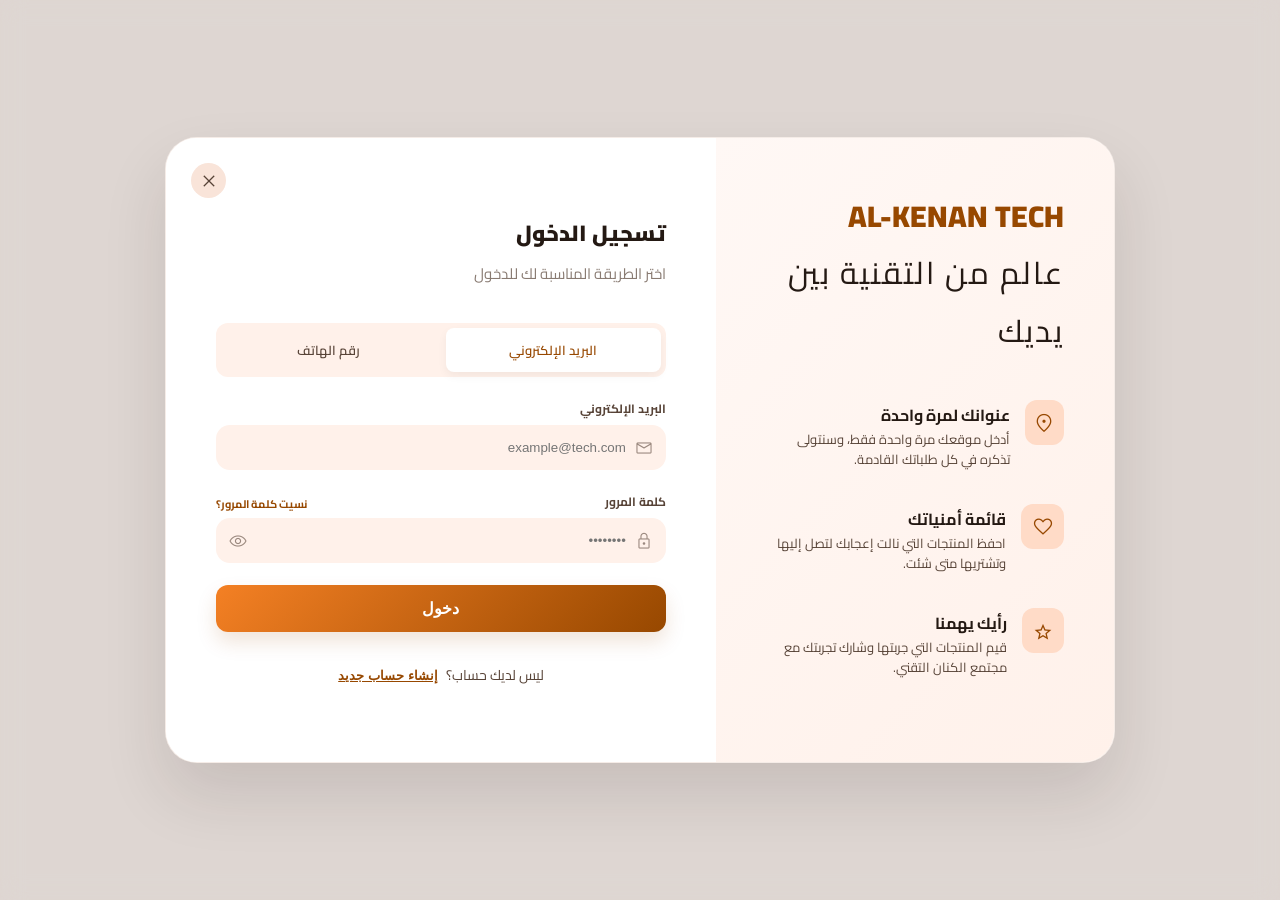
<file: src/login/index.html>
<!DOCTYPE html>
<html lang="ar" dir="rtl">

<head>
    <meta charset="UTF-8">
    <meta name="viewport" content="width=device-width, initial-scale=1.0">
    <title>تسجيل الدخول | الكنان تك</title>
    <link href="https://fonts.googleapis.com/css2?family=Cairo:wght@400;600;700;900&display=swap" rel="stylesheet">
    <link href="https://fonts.googleapis.com/css2?family=Material+Symbols+Outlined:wght@100..700" rel="stylesheet">
    <link rel="stylesheet" href="../login/auth_layout.css">
    <link rel="stylesheet" href="../login/auth_global.css">
    <link rel="stylesheet" href="../login/auth_feature.css">
    <link rel="stylesheet" href="../login/auth_bottons.css">
    <link rel="stylesheet" href="../login/auth-elements.css">
    <link rel="stylesheet" href="../login/auth_inputs.css">
</head>

<body>
    <div class="overlay">
        <div class="auth-modal animate-in">
            <a href="../main/index.html" class="close-btn"><span class="material-symbols-outlined">close</span></a>

            <div class="features-section" id="featuresPane">
                <div class="brand">
                    <h2>AL-KENAN TECH</h2>
                    <span>عالم من التقنية بين يديك</span>
                </div>
                <div class="features-list">
                    <div class="feature-item">
                        <div class="icon-box">
                            <span class="material-symbols-outlined">location_on</span>
                        </div>
                        <div>
                            <h4>عنوانك لمرة واحدة</h4>
                            <p>أدخل موقعك مرة واحدة فقط، وسنتولى تذكره في كل طلباتك القادمة.</p>
                        </div>
                    </div>

                    <div class="feature-item">
                        <div class="icon-box">
                            <span class="material-symbols-outlined">favorite</span>
                        </div>
                        <div>
                            <h4>قائمة أمنياتك</h4>
                            <p>احفظ المنتجات التي نالت إعجابك لتصل إليها وتشتريها متى شئت.</p>
                        </div>
                    </div>

                    <div class="feature-item">
                        <div class="icon-box">
                            <span class="material-symbols-outlined">star</span>
                        </div>
                        <div>
                            <h4>رأيك يهمنا</h4>
                            <p>قيم المنتجات التي جربتها وشارك تجربتك مع مجتمع الكنان التقني.</p>
                        </div>
                    </div>
                </div>
            </div>

            <div class="forms-section">

                <div id="loginForm">
                    <div class="form-header">
                        <h1>تسجيل الدخول</h1>
                        <p>اختر الطريقة المناسبة لك للدخول</p>
                    </div>

                    <div class="login-options">
                        <button type="button" class="opt-btn active" onclick="switchLoginMethod('email')">البريد
                            الإلكتروني</button>
                        <button type="button" class="opt-btn" onclick="switchLoginMethod('phone')">رقم
                            الهاتف</button>
                    </div>

                    <form>
                        <div id="emailInputGroup" class="input-group" style="margin-bottom: 20px;">
                            <label>البريد الإلكتروني</label>
                            <div class="input-wrapper">
                                <span class="material-symbols-outlined prefix-icon">mail</span>
                                <input type="email" placeholder="example@tech.com" required>
                            </div>
                        </div>
                        <div id="phoneInputGroup" class="input-group hidden">
                            <div class="input-group">
                                <label>رقم الهاتف</label>
                                <div class="tel-input"
                                    style="position: relative; display: flex; align-items: center; gap: 8px;">
                                    <span class="code">+967</span>
                                    <div class="input-wrapper" style="flex: 1;">
                                        <span class="material-symbols-outlined prefix-icon">call</span>
                                        <input type="tel" placeholder="777000000" required maxlength="9" minlength="9">
                                    </div>
                                </div>
                            </div>
                        </div>
                        <div class="input-group">
                            <div class="label-row">
                                <label>كلمة المرور</label>
                                <a href="forgot_password.html" class="forgot-link">نسيت كلمة المرور؟</a>
                            </div>
                            <div class="input-wrapper">
                                <span class="material-symbols-outlined prefix-icon">lock</span>
                                <input type="password" class="password-field" placeholder="••••••••" required>

                                <span class="material-symbols-outlined password-toggle"
                                    onclick="togglePassword(this)">
                                    visibility
                                </span>
                            </div>
                        </div>
                        <button type="submit" class="main-btn">دخول</button>
                    </form>

                    <div class="switch-text">
                        <span>ليس لديك حساب؟</span>
                        <button onclick="toggleAuth()">إنشاء حساب جديد</button>
                    </div>
                </div>

                <div id="registerForm" class="hidden">
                    <div class="form-header">
                        <h1>عضوية جديدة</h1>
                        <p>انضم إلينا الآن في الكنان تك</p>
                    </div>
                    <form class="register-grid">
                        <div class="input-group full">
                            <label>الاسم الكامل</label>
                            <div class="input-wrapper">
                                <span class="material-symbols-outlined prefix-icon">person</span>
                                <input type="text" placeholder="ادخل اسمك هنا" required>
                            </div>
                        </div>
                        <div class="input-group">
                            <label>البريد الإلكتروني</label>
                            <div class="input-wrapper">
                                <span class="material-symbols-outlined prefix-icon">mail</span>
                                <input type="email" placeholder="example@tech.com" required>
                            </div>
                        </div>
                        <div class="input-group">
                            <label>رقم الهاتف</label>
                            <div class="tel-input"
                                style="position: relative; display: flex; align-items: center; gap: 8px;">
                                <span class="code">+967</span>
                                <div class="input-wrapper" style="flex: 1;">
                                    <span class="material-symbols-outlined prefix-icon">call</span>
                                    <input type="tel" placeholder="777000000" required maxlength="9" minlength="9">
                                </div>
                            </div>
                        </div>
                        <div class="input-group">
                            <label>كلمة المرور</label>
                            <div class="input-wrapper">
                                <span class="material-symbols-outlined prefix-icon">lock</span>
                                <input type="password" class="password-field" placeholder="••••••••" required>

                                <span class="material-symbols-outlined password-toggle"
                                    onclick="togglePassword(this)">
                                    visibility
                                </span>
                            </div>
                        </div>
                        <div class="input-group">
                            <label>تأكيد كلمة المرور</label>
                            <div class="input-wrapper">
                                <span class="material-symbols-outlined prefix-icon">lock</span>
                                <input type="password" class="password-field" placeholder="••••••••" required>

                                <span class="material-symbols-outlined password-toggle"
                                    onclick="togglePassword(this)">
                                    visibility
                                </span>
                            </div>
                        </div>

                        <button type="submit" class="main-btn full">تأكيد التسجيل</button>
                    </form>
                    <div class="switch-text">
                        <button onclick="toggleAuth()">العودة لتسجيل الدخول</button>
                    </div>


                </div>
            </div>
        </div>
    </div>

    <script>
        // التبديل بين الدخول بالايميل أو الهاتف
        function switchLoginMethod(method) {
            const emailGroup = document.getElementById('emailInputGroup');
            const phoneGroup = document.getElementById('phoneInputGroup');
            const btns = document.querySelectorAll('.opt-btn');

            btns.forEach(btn => btn.classList.remove('active'));

            if (method === 'email') {
                emailGroup.classList.remove('hidden');
                phoneGroup.classList.add('hidden');
                event.target.classList.add('active');
            } else {
                emailGroup.classList.add('hidden');
                phoneGroup.classList.remove('hidden');
                event.target.classList.add('active');
            }
        }

        // التبديل بين تسجيل الدخول وإنشاء حساب
        function toggleAuth() {
            document.getElementById('loginForm').classList.toggle('hidden');
            document.getElementById('registerForm').classList.toggle('hidden');
            if (window.innerWidth < 768) {
                document.getElementById('featuresPane').style.display = 'none';
            }
        }

        function togglePassword(button) {
            // الوصول للحقل الموجود داخل نفس الـ wrapper
            const input = button.parentElement.querySelector('input');

            if (input.type === "password") {
                input.type = "text";
                button.textContent = "visibility_off";
            } else {
                input.type = "password";
                button.textContent = "visibility";
            }
        }  </script>

</body>

</html>
</file>
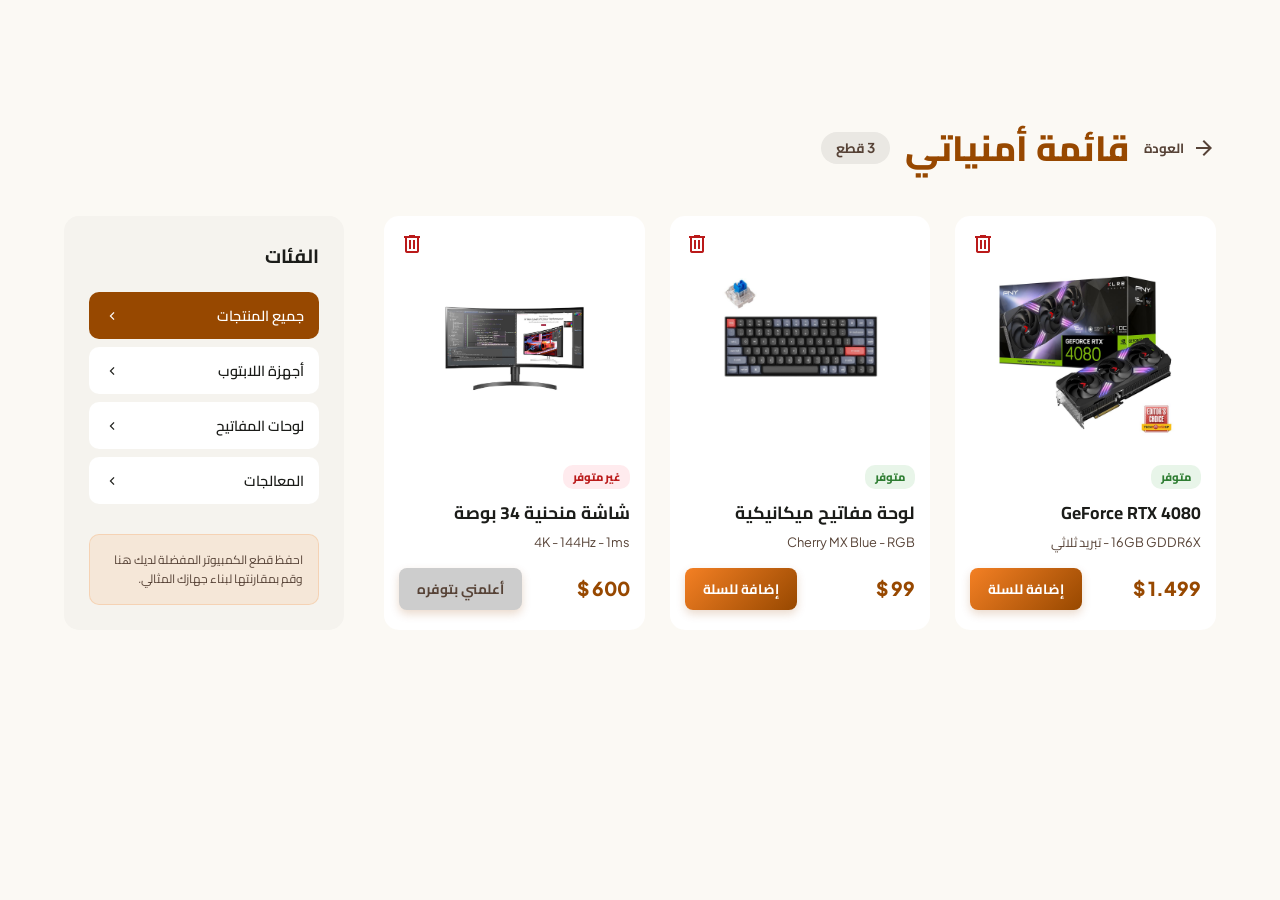
<file: src/favorite_page/html/index.html>
<!DOCTYPE html>
<html dir="rtl" lang="ar">

<head>
    <meta charset="UTF-8">
    <meta name="viewport" content="width=device-width, initial-scale=1.0">
    <title>قائمة أمنياتي - الكنان تك</title>
    <link
        href="https://fonts.googleapis.com/css2?family=Cairo:wght@400;600;700;900&family=Plus+Jakarta+Sans:wght@400;500;600;700&display=swap"
        rel="stylesheet">
    <link href="https://fonts.googleapis.com/css2?family=Material+Symbols+Outlined:wght,FILL@100..700,0..1&display=swap"
        rel="stylesheet">
    <link rel="stylesheet" href="../css/wishlist.css">
</head>

<body>

    <main>
        <div class="page-header">
            <button onclick="goBack()" class="back-btn">
                <span class="material-symbols-outlined">arrow_forward</span>
                 العودة 
            </button>
            <h1>قائمة أمنياتي</h1>
            <span class="item-count">3 قطع</span>
        </div>

        <div class="content-wrapper">
            <div class="wishlist-grid">

                <article class="product-card">
                    <div class="image-container">
                        <img src="../../img/xlr8-rtx-4080-16gb-verto-epic-x-oc-triple-fan-gr.jpg" alt="RTX 4080">
                        <button class="delete-btn">
                            <span class="material-symbols-outlined">delete</span>
                        </button>
                    </div>
                    <div class="product-info">
                        <span class="status-badge in-stock">متوفر</span>
                        <h3>GeForce RTX 4080</h3>
                        <p style="font-size: 0.8rem; color: #574337;">16GB GDDR6X - تبريد ثلاثي</p>
                        <div class="price-row">
                            <span class="price">1.499 $</span>
                            <button class="add-cart-btn">إضافة للسلة</button>
                        </div>
                    </div>
                </article>

                <article class="product-card">
                    <div class="image-container">
                        <img src="../../img/20260715_175321.jpg" alt="Keyboard">
                        <button class="delete-btn">
                            <span class="material-symbols-outlined">delete</span>
                        </button>
                    </div>
                    <div class="product-info">
                        <span class="status-badge in-stock">متوفر</span>
                        <h3>لوحة مفاتيح ميكانيكية</h3>
                        <p style="font-size: 0.8rem; color: #574337;">Cherry MX Blue - RGB</p>
                        <div class="price-row">
                            <span class="price">99 $</span>
                            <button class="add-cart-btn">إضافة للسلة</button>
                        </div>
                    </div>
                </article>

                <article class="product-card">
                    <div class="image-container">
                        <img src="../../img/D01.jpg" alt="Monitor">
                        <button class="delete-btn">
                            <span class="material-symbols-outlined">delete</span>
                        </button>
                    </div>
                    <div class="product-info">
                        <span class="status-badge out-stock">غير متوفر</span>
                        <h3>شاشة منحنية 34 بوصة</h3>
                        <p style="font-size: 0.8rem; color: #574337;">4K - 144Hz - 1ms</p>
                        <div class="price-row">
                            <span class="price">600 $</span>
                            <button class="add-cart-btn notify-btn">أعلمني بتوفره</button>
                        </div>
                    </div>
                </article>
            </div>

            <aside class="sidebar">
                <h2>الفئات</h2>
                <ul class="category-list">
                    <li class="active">جميع المنتجات <span class="material-symbols-outlined"
                            style="font-size: 1rem;">chevron_left</span></li>
                    <li>أجهزة اللابتوب <span class="material-symbols-outlined"
                            style="font-size: 1rem;">chevron_left</span></li>
                    <li>لوحات المفاتيح <span class="material-symbols-outlined"
                            style="font-size: 1rem;">chevron_left</span></li>
                    <li>المعالجات <span class="material-symbols-outlined" style="font-size: 1rem;">chevron_left</span>
                    </li>
                </ul>
                <div
                    style="margin-top: 30px; padding: 15px; border-radius: 10px; background: rgba(244, 128, 36, 0.1); border: 1px solid rgba(244, 128, 36, 0.2);">
                    <p style="font-size: 0.75rem; color: #574337;">احفظ قطع الكمبيوتر المفضلة لديك هنا وقم بمقارنتها
                        لبناء جهازك المثالي.</p>
                </div>
            </aside>
        </div>
    </main>

    <script src="../js/wishlist.js"></script>

</body>

</html>
</file>
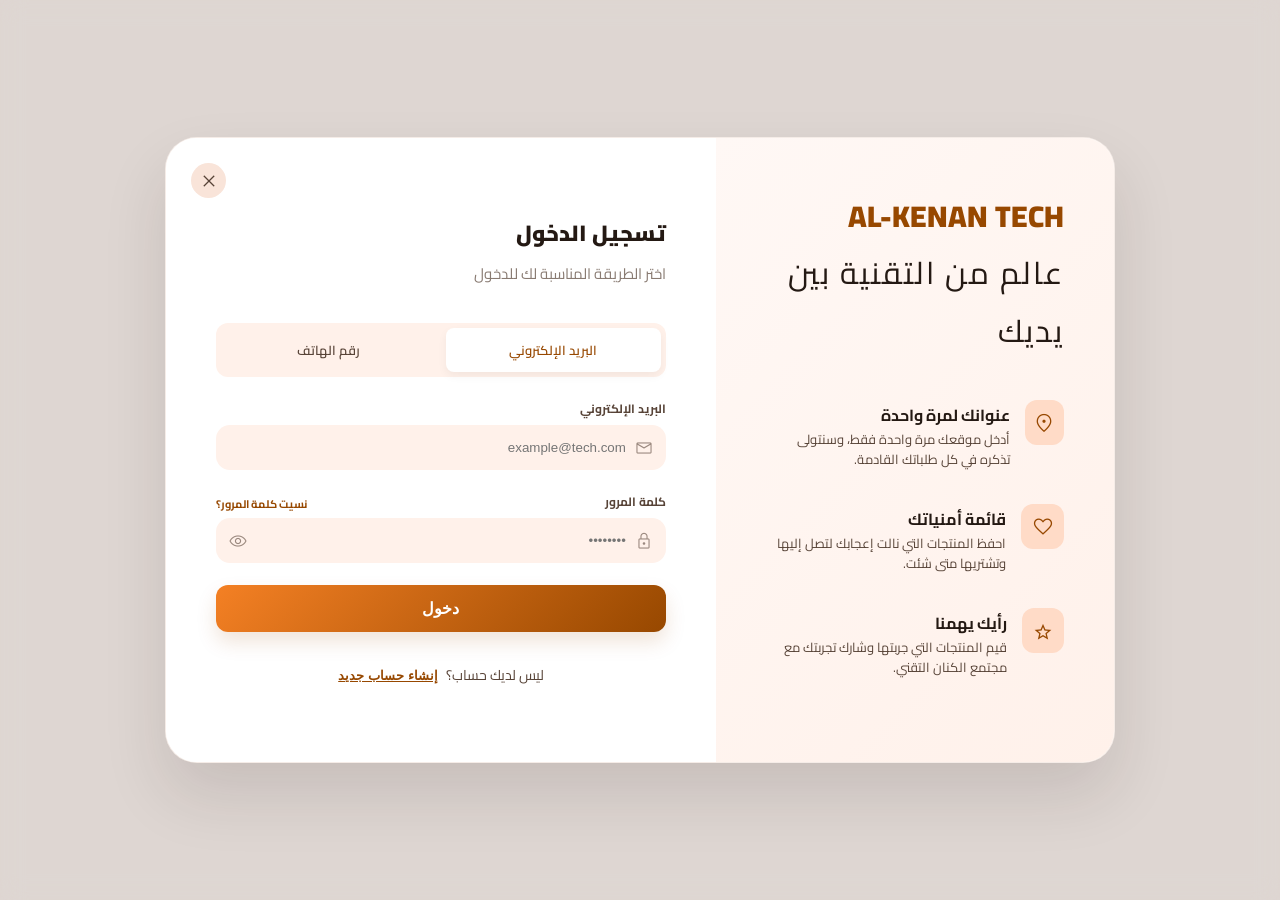
<file: src/login_page/html/index.html>
<!DOCTYPE html>
<html lang="ar" dir="rtl">

<head>
    <meta charset="UTF-8">
    <meta name="viewport" content="width=device-width, initial-scale=1.0">
    <title>تسجيل الدخول | الكنان تك</title>
    <link href="https://fonts.googleapis.com/css2?family=Cairo:wght@400;600;700;900&display=swap" rel="stylesheet">
    <link href="https://fonts.googleapis.com/css2?family=Material+Symbols+Outlined:wght@100..700" rel="stylesheet">
    <link rel="stylesheet" href="../css/auth_layout.css">
    <link rel="stylesheet" href="../css/auth_global.css">
    <link rel="stylesheet" href="../css/auth_feature.css">
    <link rel="stylesheet" href="../css/auth_buttons.css">
    <link rel="stylesheet" href="../css/auth-elements.css">
    <link rel="stylesheet" href="../css/auth_inputs.css">
</head>

<body>
    <div class="overlay">
        <div class="auth-modal animate-in">
            <a href="../../main_page/html/index.html" class="close-btn"><span class="material-symbols-outlined">close</span></a>

            <div class="features-section" id="featuresPane">
                <div class="brand">
                    <h2>AL-KENAN TECH</h2>
                    <span>عالم من التقنية بين يديك</span>
                </div>
                <div class="features-list">
                    <div class="feature-item">
                        <div class="icon-box">
                            <span class="material-symbols-outlined">location_on</span>
                        </div>
                        <div>
                            <h4>عنوانك لمرة واحدة</h4>
                            <p>أدخل موقعك مرة واحدة فقط، وسنتولى تذكره في كل طلباتك القادمة.</p>
                        </div>
                    </div>

                    <div class="feature-item">
                        <div class="icon-box">
                            <span class="material-symbols-outlined">favorite</span>
                        </div>
                        <div>
                            <h4>قائمة أمنياتك</h4>
                            <p>احفظ المنتجات التي نالت إعجابك لتصل إليها وتشتريها متى شئت.</p>
                        </div>
                    </div>

                    <div class="feature-item">
                        <div class="icon-box">
                            <span class="material-symbols-outlined">star</span>
                        </div>
                        <div>
                            <h4>رأيك يهمنا</h4>
                            <p>قيم المنتجات التي جربتها وشارك تجربتك مع مجتمع الكنان التقني.</p>
                        </div>
                    </div>
                </div>
            </div>

            <div class="forms-section">

                <div id="loginForm">
                    <div class="form-header">
                        <h1>تسجيل الدخول</h1>
                        <p>اختر الطريقة المناسبة لك للدخول</p>
                    </div>

                    <div class="login-options">
                        <button type="button" class="opt-btn active" onclick="switchLoginMethod('email' , event)">البريد
                            الإلكتروني</button>
                        <button type="button" class="opt-btn" onclick="switchLoginMethod('phone', event)">رقم
                            الهاتف</button>
                    </div>

                    <form>
                        <div id="emailInputGroup" class="input-group" style="margin-bottom: 20px;">
                            <label>البريد الإلكتروني</label>
                            <div class="input-wrapper">
                                <span class="material-symbols-outlined prefix-icon">mail</span>
                                <input type="email" placeholder="example@tech.com" required>
                            </div>
                        </div>
                        <div id="phoneInputGroup" class="input-group hidden">
                            <div class="input-group">
                                <label>رقم الهاتف</label>
                                <div class="tel-input"
                                    style="position: relative; display: flex; align-items: center; gap: 8px;">
                                    <span class="code">+967</span>
                                    <div class="input-wrapper" style="flex: 1;">
                                        <span class="material-symbols-outlined prefix-icon">call</span>
                                        <input type="tel" placeholder="777000000" required maxlength="9" minlength="9">
                                    </div>
                                </div>
                            </div>
                        </div>
                        <div class="input-group">
                            <div class="label-row">
                                <label>كلمة المرور</label>
                                <a href="../../login_page/html/forgot_password.html" class="forgot-link">نسيت كلمة المرور؟</a>
                            </div>
                            <div class="input-wrapper">
                                <span class="material-symbols-outlined prefix-icon">lock</span>
                                <input type="password" class="password-field" placeholder="••••••••" required>

                                <span class="material-symbols-outlined password-toggle"
                                    onclick="togglePassword(this)">
                                    visibility
                                </span>
                            </div>
                        </div>
                        <button type="submit" class="main-btn">دخول</button>
                    </form>

                    <div class="switch-text">
                        <span>ليس لديك حساب؟</span>
                        <button onclick="toggleAuth()">إنشاء حساب جديد</button>
                    </div>
                </div>

                <div id="registerForm" class="hidden">
                    <div class="form-header">
                        <h1>عضوية جديدة</h1>
                        <p>انضم إلينا الآن في الكنان تك</p>
                    </div>
                    <form class="register-grid">
                        <div class="input-group full">
                            <label>الاسم الكامل</label>
                            <div class="input-wrapper">
                                <span class="material-symbols-outlined prefix-icon">person</span>
                                <input type="text" placeholder="ادخل اسمك هنا" required>
                            </div>
                        </div>
                        <div class="input-group">
                            <label>البريد الإلكتروني</label>
                            <div class="input-wrapper">
                                <span class="material-symbols-outlined prefix-icon">mail</span>
                                <input type="email" placeholder="example@tech.com" required>
                            </div>
                        </div>
                        <div class="input-group">
                            <label>رقم الهاتف</label>
                            <div class="tel-input"
                                style="position: relative; display: flex; align-items: center; gap: 8px;">
                                <span class="code">+967</span>
                                <div class="input-wrapper" style="flex: 1;">
                                    <span class="material-symbols-outlined prefix-icon">call</span>
                                    <input type="tel" placeholder="777000000" required maxlength="9" minlength="9">
                                </div>
                            </div>
                        </div>
                        <div class="input-group">
                            <label>كلمة المرور</label>
                            <div class="input-wrapper">
                                <span class="material-symbols-outlined prefix-icon">lock</span>
                                <input type="password" class="password-field" placeholder="••••••••" required>

                                <span class="material-symbols-outlined password-toggle"
                                    onclick="togglePassword(this)">
                                    visibility
                                </span>
                            </div>
                        </div>
                        <div class="input-group">
                            <label>تأكيد كلمة المرور</label>
                            <div class="input-wrapper">
                                <span class="material-symbols-outlined prefix-icon">lock</span>
                                <input type="password" class="password-field" placeholder="••••••••" required>

                                <span class="material-symbols-outlined password-toggle"
                                    onclick="togglePassword(this)">
                                    visibility
                                </span>
                            </div>
                        </div>

                        <button type="submit" class="main-btn full">تأكيد التسجيل</button>
                    </form>
                    <div class="switch-text">
                        <button onclick="toggleAuth()">العودة لتسجيل الدخول</button>
                    </div>


                </div>
            </div>
        </div>
    </div>

  <script src="../js/login.js"></script>

</body>

</html>
</file>
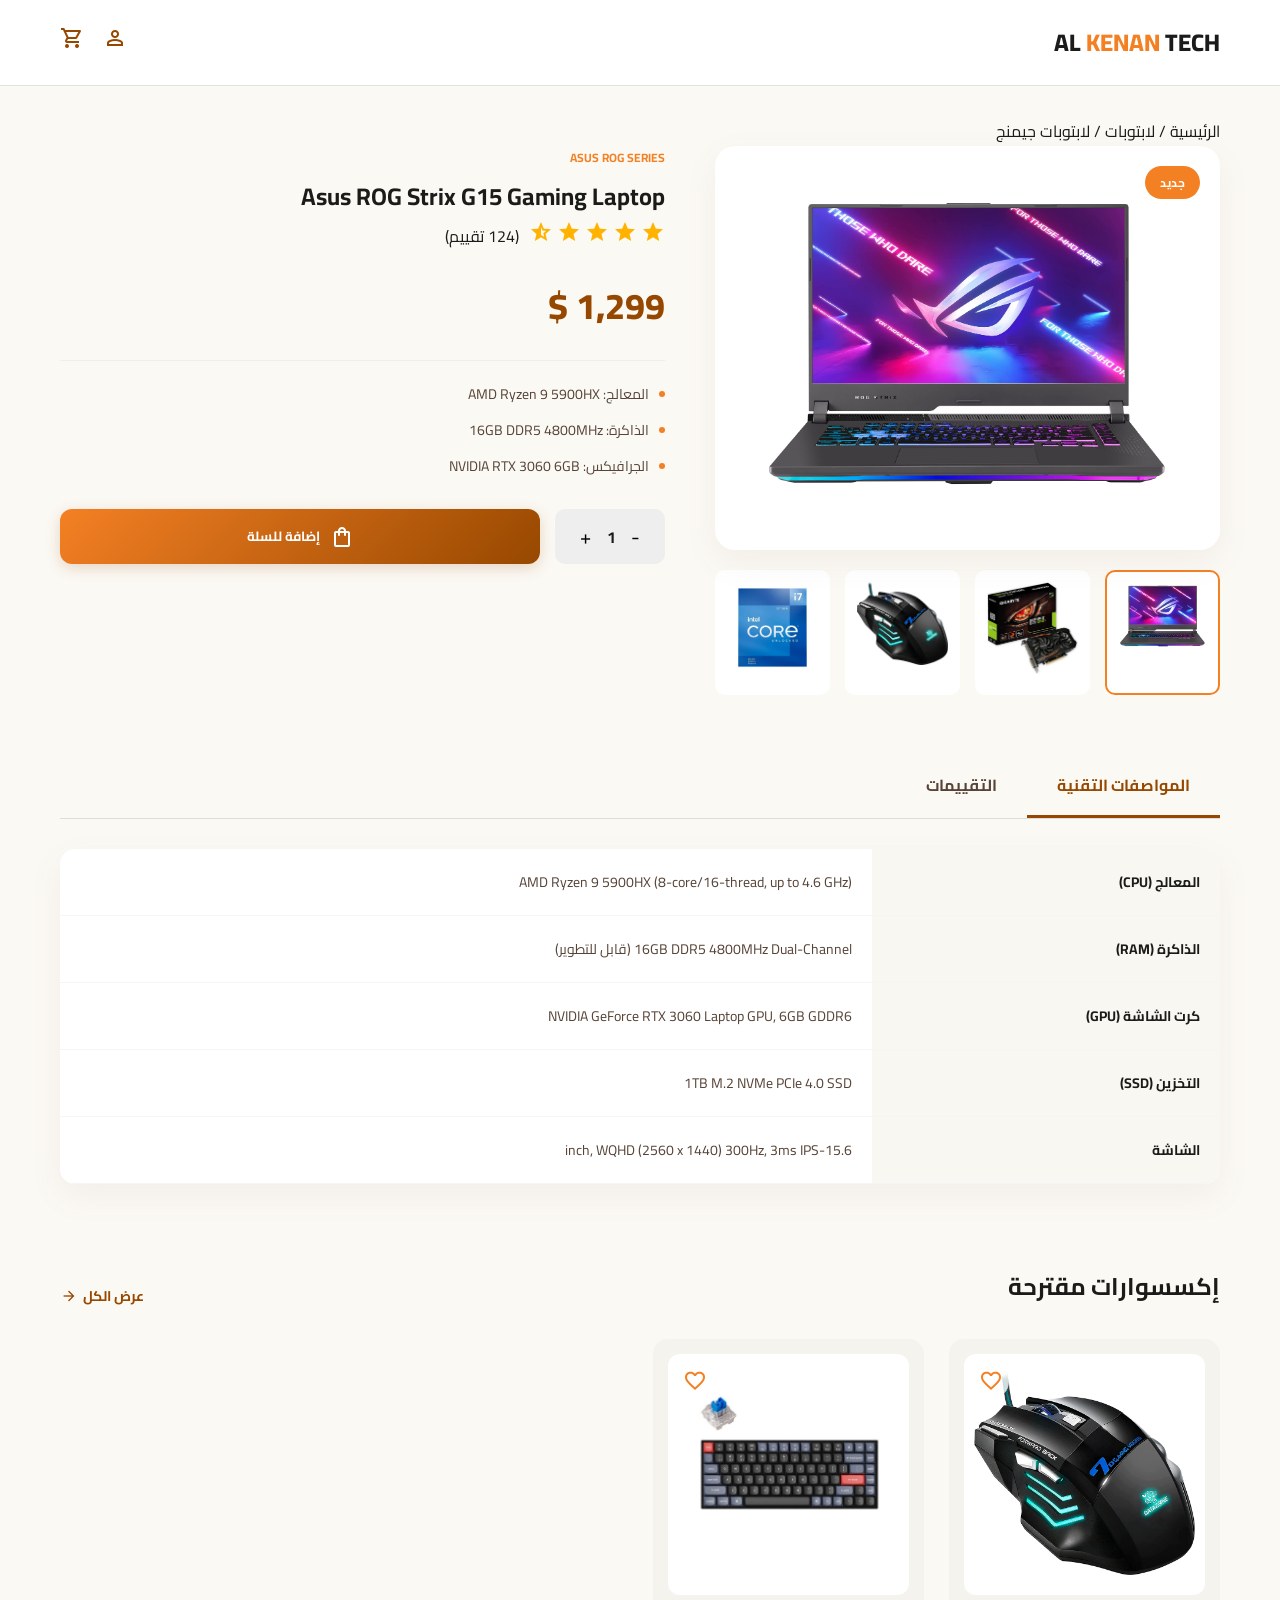
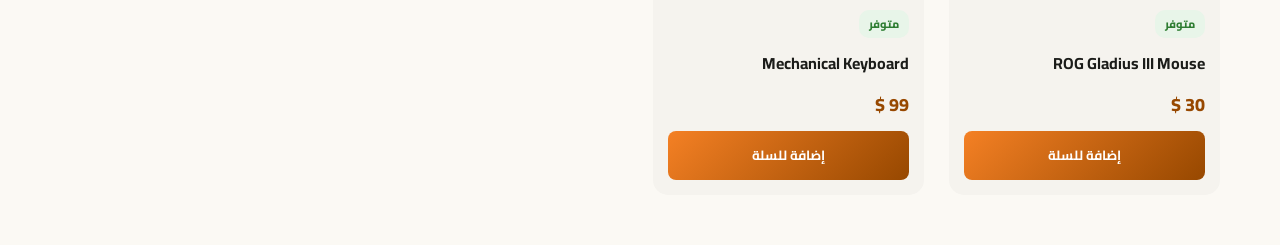
<file: src/product_details_page/html/index.html>
<!DOCTYPE html>
<html lang="ar" dir="rtl">

<head>
    <meta charset="UTF-8">
    <meta name="viewport" content="width=device-width, initial-scale=1.0">
    <title>Asus ROG Strix G15 - الكنان تك</title>
    <link
        href="https://fonts.googleapis.com/css2?family=Cairo:wght@400;700;800&family=Plus+Jakarta+Sans:wght@400;600;700&display=swap"
        rel="stylesheet">
    <link
        href="https://fonts.googleapis.com/css2?family=Material+Symbols+Outlined:opsz,wght,FILL,GRAD@20..48,100..700,0..1,-50..200"
        rel="stylesheet" />
    <link rel="stylesheet" href="../css/global.css">
    <link rel="stylesheet" href="../css/product_hero.css">
    <link rel="stylesheet" href="../css/tabs_reviews.css">
    <link rel="stylesheet" href="../css/related_cards.css">
</head>

<body>

    <header class="main-header">
        <div class="container nav-flex">
            <div class="logo">AL <span>KENAN</span> TECH</div>
            <div class="user-tools">
                <span class="material-symbols-outlined icon-btn">person</span>
                <span class="material-symbols-outlined icon-btn">shopping_cart</span>
            </div>
        </div>
    </header>

    <main class="container">
        <nav class="breadcrumb">
            <span>الرئيسية</span> / <span>لابتوبات</span> / <span class="active">لابتوبات جيمنج</span>
        </nav>

        <section class="product-hero">
            <div class="product-visuals">
                <div class="main-image-wrapper">
                    <div class="badge-new">جديد</div>
                    <img id="main-img" src="../../img/71OyrTkxpGL.jpg" alt="Laptop">
                </div>
                <div class="thumb-grid">
                    <div class="thumb active"><img src="../../img/71OyrTkxpGL.jpg"
                            onclick="updateImg(this)"></div>
                    <div class="thumb"><img src="../../img/categories_section_graphicsCard.jpg" onclick="updateImg(this)">
                    </div>
                    <div class="thumb"><img src="../../img/categories_section_accessories.jpg" onclick="updateImg(this)"></div>
                    <div class="thumb"><img src="../../img/categories_section_processor.webp" onclick="updateImg(this)">
                    </div>
                </div>
            </div>

            <div class="product-info">
                <p class="brand-label">ASUS ROG SERIES</p>
                <h1>Asus ROG Strix G15 Gaming Laptop</h1>

                <div class="rating-row">
                    <div class="stars yellow">
                        <span class="material-symbols-outlined fill">star</span>
                        <span class="material-symbols-outlined fill">star</span>
                        <span class="material-symbols-outlined fill">star</span>
                        <span class="material-symbols-outlined fill">star</span>
                        <span class="material-symbols-outlined">star_half</span>
                    </div>
                    <span class="count">(124 تقييم)</span>
                </div>

                <div class="price">1,299 $</div>

                <ul class="short-specs">
                    <li><span class="bullet"></span> المعالج: AMD Ryzen 9 5900HX</li>
                    <li><span class="bullet"></span> الذاكرة: 16GB DDR5 4800MHz</li>
                    <li><span class="bullet"></span> الجرافيكس: NVIDIA RTX 3060 6GB</li>
                </ul>

                <div class="action-area">
                    <div class="qty-box">
                        <button onclick="changeQty(-1)">-</button>
                        <span id="qty-val">1</span>
                        <button onclick="changeQty(1)">+</button>
                    </div>
                    <button class="btn-main">
                        <span class="material-symbols-outlined">shopping_bag</span>
                        إضافة للسلة
                    </button>
                </div>
            </div>
        </section>

        <section class="tabs-section">
            <div class="tab-nav">
                <div class="tab-btn active" onclick="openTab(event, 'specs')">المواصفات التقنية</div>
                <div class="tab-btn" onclick="openTab(event, 'reviews')">التقييمات</div>
            </div>

            <div id="specs" class="tab-pane active">
                <table class="specs-table">
                    <tr>
                        <td class="spec-label">المعالج (CPU)</td>
                        <td class="spec-value">AMD Ryzen 9 5900HX (8-core/16-thread, up to 4.6 GHz)</td>
                    </tr>
                    <tr>
                        <td class="spec-label">الذاكرة (RAM)</td>
                        <td class="spec-value">16GB DDR5 4800MHz Dual-Channel (قابل للتطوير)</td>
                    </tr>
                    <tr>
                        <td class="spec-label">كرت الشاشة (GPU)</td>
                        <td class="spec-value">NVIDIA GeForce RTX 3060 Laptop GPU, 6GB GDDR6</td>
                    </tr>
                    <tr>
                        <td class="spec-label">التخزين (SSD)</td>
                        <td class="spec-value">1TB M.2 NVMe PCIe 4.0 SSD</td>
                    </tr>
                    <tr>
                        <td class="spec-label">الشاشة</td>
                        <td class="spec-value">15.6-inch, WQHD (2560 x 1440) 300Hz, 3ms IPS</td>
                    </tr>
                </table>
            </div>

            <div id="reviews" class="tab-pane">
                <div class="review-layout">
                    <div class="average-box">
                        <h1 class="score">4.8</h1>
                        <div class="stars yellow"><span class="material-symbols-outlined fill">star</span><span
                                class="material-symbols-outlined fill">star</span><span
                                class="material-symbols-outlined fill">star</span><span
                                class="material-symbols-outlined fill">star</span><span
                                class="material-symbols-outlined">star_half</span></div>
                        <p>بناءً على 124 تقييم</p>
                        <button class="btn-review-write" onclick="toggleReviewForm()">كتابة مراجعة <span
                                class="material-symbols-outlined">rate_review</span></button>
                    </div>
                    <div class="bars-container">
                        <div class="bar-row"><span>5 نجوم</span>
                            <div class="bar">
                                <div class="fill" style="width: 85%;"></div>
                            </div><span>85%</span>
                        </div>
                        <div class="bar-row"><span>4 نجوم</span>
                            <div class="bar">
                                <div class="fill" style="width: 10%;"></div>
                            </div><span>10%</span>
                        </div>
                        <div class="bar-row"><span>3 نجوم</span>
                            <div class="bar">
                                <div class="fill" style="width: 3%;"></div>
                            </div><span>3%</span>
                        </div>
                        <div class="bar-row"><span>نجمتان</span>
                            <div class="bar">
                                <div class="fill" style="width: 2%;"></div>
                            </div><span>2%</span>
                        </div>
                        <div class="bar-row"><span>نجمة</span>
                            <div class="bar">
                                <div class="fill" style="width: 0%;"></div>
                            </div><span>0%</span>
                        </div>
                    </div>
                </div>

                <div id="reviewForm" class="hidden-form">
                    <h3>شاركنا رأيك بصدق</h3>
                    <textarea placeholder="اكتب مراجعتك هنا، نحن نهتم لرأيك..."></textarea>
                    <button class="btn-main small">إرسال التقييم</button>
                </div>

                <div class="reviews-list">
                    <div class="review-card">
                        <div class="review-header">
                            <div class="user-info">
                                <div class="user-avatar">ع</div>
                                <div>
                                    <h4 class="user-name">علي محمد الثقباني</h4>
                                    <p class="verified-tag">✓ مشترٍ مؤكد</p>
                                </div>
                            </div>
                            <span class="review-date">قبل يومين</span>
                        </div>
                        <div class="stars yellow"><span class="material-symbols-outlined fill">star</span><span
                                class="material-symbols-outlined fill">star</span><span
                                class="material-symbols-outlined fill">star</span><span
                                class="material-symbols-outlined fill">star</span><span
                                class="material-symbols-outlined fill">star</span></div>
                        <p class="review-text">جهاز جبار جداً، التبريد في هذا الموديل ممتاز والسرعة خيالية في الألعاب
                            التقنية. أنصح به وبشدة.</p>
                    </div>
                    <div class="review-card">
                        <div class="review-header">
                            <div class="user-info">
                                <div class="user-avatar">م</div>
                                <div>
                                    <h4 class="user-name">محمد حسين</h4>
                                </div>
                            </div>
                            <span class="review-date">قبل أسبوع</span>
                        </div>
                        <div class="stars yellow"><span class="material-symbols-outlined fill">star</span><span
                                class="material-symbols-outlined fill">star</span><span
                                class="material-symbols-outlined fill">star</span><span
                                class="material-symbols-outlined fill">star</span><span
                                class="material-symbols-outlined">star</span></div>
                        <p class="review-text">أداء ممتاز جداً كرت الشاشة RTX 3060 يشغل كل الألعاب بسلاسة. فقط الصوت
                            عالي قليلاً عند تفعيل التبريد الأقصى.</p>
                    </div>
                </div>
            </div>
        </section>

        <section class="related-section">
            <div class="section-header">
                <h2>إكسسوارات مقترحة</h2>
                <a href="#" class="view-all">عرض الكل <span class="material-symbols-outlined">arrow_forward</span></a>
            </div>
            <div class="grid-cards wishlist-style">
                <div class="card product-card">
                    <div class="image-container">
                        <img src="../../img/categories_section_accessories.jpg" alt="Mouse">
                        <button class="btn-wishlist material-symbols-outlined">favorite</button>
                    </div>
                    <div class="card-info">
                        <span class="status-badge in-stock">متوفر</span>
                        <h3>ROG Gladius III Mouse</h3>
                        <p class="card-price">30 $</p>
                        <div class="card-actions">
                            <button class="btn-add-cart">إضافة للسلة</button>
                        </div>
                    </div>
                </div>
                <div class="card product-card">
                    <div class="image-container">
                        <img src="../../img/20260715_175321.jpg" alt="Keyboard">
                        <button class="btn-wishlist material-symbols-outlined">favorite</button>
                    </div>
                    <div class="card-info">
                        <span class="status-badge in-stock">متوفر</span>
                        <h3>Mechanical Keyboard</h3>
                        <p class="card-price">99 $</p>
                        <div class="card-actions">
                            <button class="btn-add-cart">إضافة للسلة</button>
                        </div>
                    </div>
                </div>
            </div>
        </section>
    </main>
    <script src="../js/product_details.js"></script>
</body>

</html>
</file>
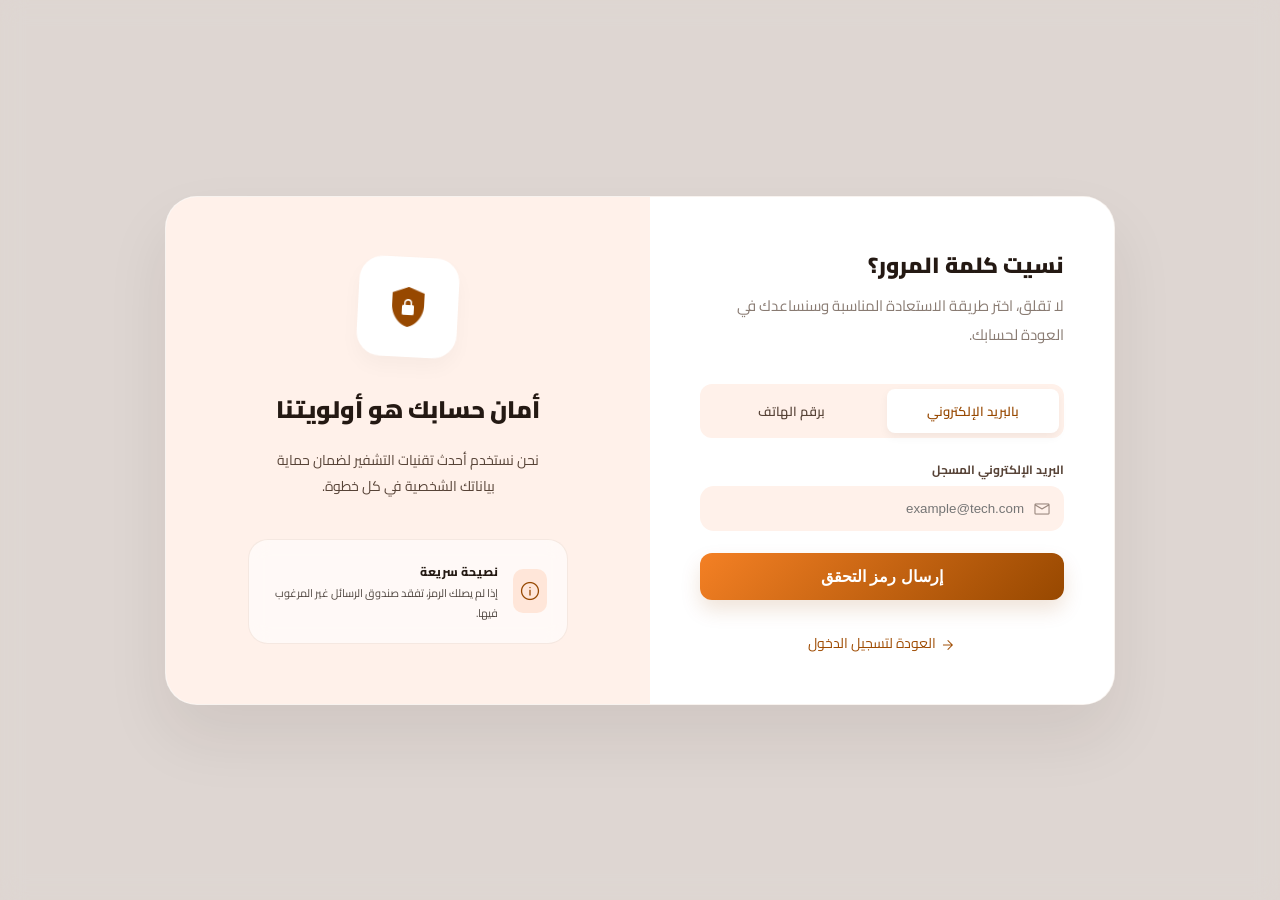
<file: src/login/forgot_password.html>
<!DOCTYPE html>
<html lang="ar" dir="rtl">

<head>
    <meta charset="UTF-8">
    <meta name="viewport" content="width=device-width, initial-scale=1.0">
    <title>استعادة الحساب | الكنان تك</title>

    <link href="https://fonts.googleapis.com/css2?family=Cairo:wght@400;700;900&display=swap" rel="stylesheet">
    <link href="https://fonts.googleapis.com/css2?family=Material+Symbols+Outlined" rel="stylesheet">
    <link rel="stylesheet" href="../login/auth_layout.css">
    <link rel="stylesheet" href="../login/auth_global.css">
    <link rel="stylesheet" href="../login/auth_feature.css">
    <link rel="stylesheet" href="../login/auth_bottons.css">
    <link rel="stylesheet" href="../login/auth-elements.css">
    <link rel="stylesheet" href="../login/auth_inputs.css">
</head>

<body>

    <div class="overlay">
        <div class="forgot-card animate-in">

            <div class="forms-section">
                <div class="max-w-md mx-auto w-full">
                    <div class="form-header">
                        <h1>نسيت كلمة المرور؟</h1>
                        <p>لا تقلق، اختر طريقة الاستعادة المناسبة وسنساعدك في العودة لحسابك.</p>
                    </div>

                    <div class="login-options">
                        <button type="button" class="opt-btn active" onclick="switchForgotMethod('email')">بالبريد
                            الإلكتروني</button>
                        <button type="button" class="opt-btn" onclick="switchForgotMethod('phone')">برقم الهاتف</button>
                    </div>

                    <form>
                        <div id="emailForgotGroup" class="input-group">
                            <label>البريد الإلكتروني المسجل</label>
                            <div class="input-wrapper">
                                <span class="material-symbols-outlined prefix-icon">mail</span>
                                <input type="email" placeholder="example@tech.com" required>
                            </div>
                        </div>

                        <div id="phoneForgotGroup" class="input-group hidden">
                            <label>رقم الهاتف المسجل</label>
                            <div class="tel-input">
                                <span class="code">+967</span>
                                <input type="tel" placeholder="777000000" maxlength="9">
                            </div>
                        </div>

                        <button type="submit" class="main-btn">إرسال رمز التحقق</button>
                    </form>

                    <div class="switch-text">
                        <a href="../login/index.html" class="inline-flex items-center gap-2 text-primary font-semibold"
                            style="text-decoration: none;color: #9f4c03;">
                            <span class="material-symbols-outlined"
                                style="vertical-align: middle; font-size: 18px; color: #9f4c03;">arrow_forward</span>
                            العودة لتسجيل الدخول
                        </a>
                    </div>
                </div>
            </div>
            <div class="visual-section">
                <div class="shield-box">
                    <span class="material-symbols-outlined"
                        style="font-size: 48px; color: var(--primary); font-variation-settings: 'FILL' 1;">shield_lock</span>
                </div>
                <h2 style="font-weight: 900; margin-bottom: 15px;">أمان حسابك هو أولويتنا</h2>
                <p style="color: var(--on-surface-variant); font-size: 14px; max-width: 280px;">نحن نستخدم أحدث تقنيات
                    التشفير لضمان حماية بياناتك الشخصية في كل خطوة.</p>

                <div class="tip-card">
                    <span class="material-symbols-outlined"
                        style="color: var(--primary);  background-color: #ffe6d9;align-self: center; padding: 10px 5px; border-radius: 10px;">info</span>
                    <div>
                        <p style="font-size: 12px; font-weight: 800;">نصيحة سريعة</p>
                        <p style="font-size: 11px; opacity: 0.8;">إذا لم يصلك الرمز، تفقد صندوق الرسائل غير المرغوب
                            فيها.</p>
                    </div>
                </div>
            </div>

        </div>
    </div>

    <script>
        function switchForgotMethod(method) {
            const emailGroup = document.getElementById('emailForgotGroup');
            const phoneGroup = document.getElementById('phoneForgotGroup');
            const btns = document.querySelectorAll('.opt-btn');

            btns.forEach(btn => btn.classList.remove('active'));

            if (method === 'email') {
                emailGroup.classList.remove('hidden');
                phoneGroup.classList.add('hidden');
            } else {
                emailGroup.classList.add('hidden');
                phoneGroup.classList.remove('hidden');
            }
            event.target.classList.add('active');
        }
    </script>
</body>

</html>
</file>
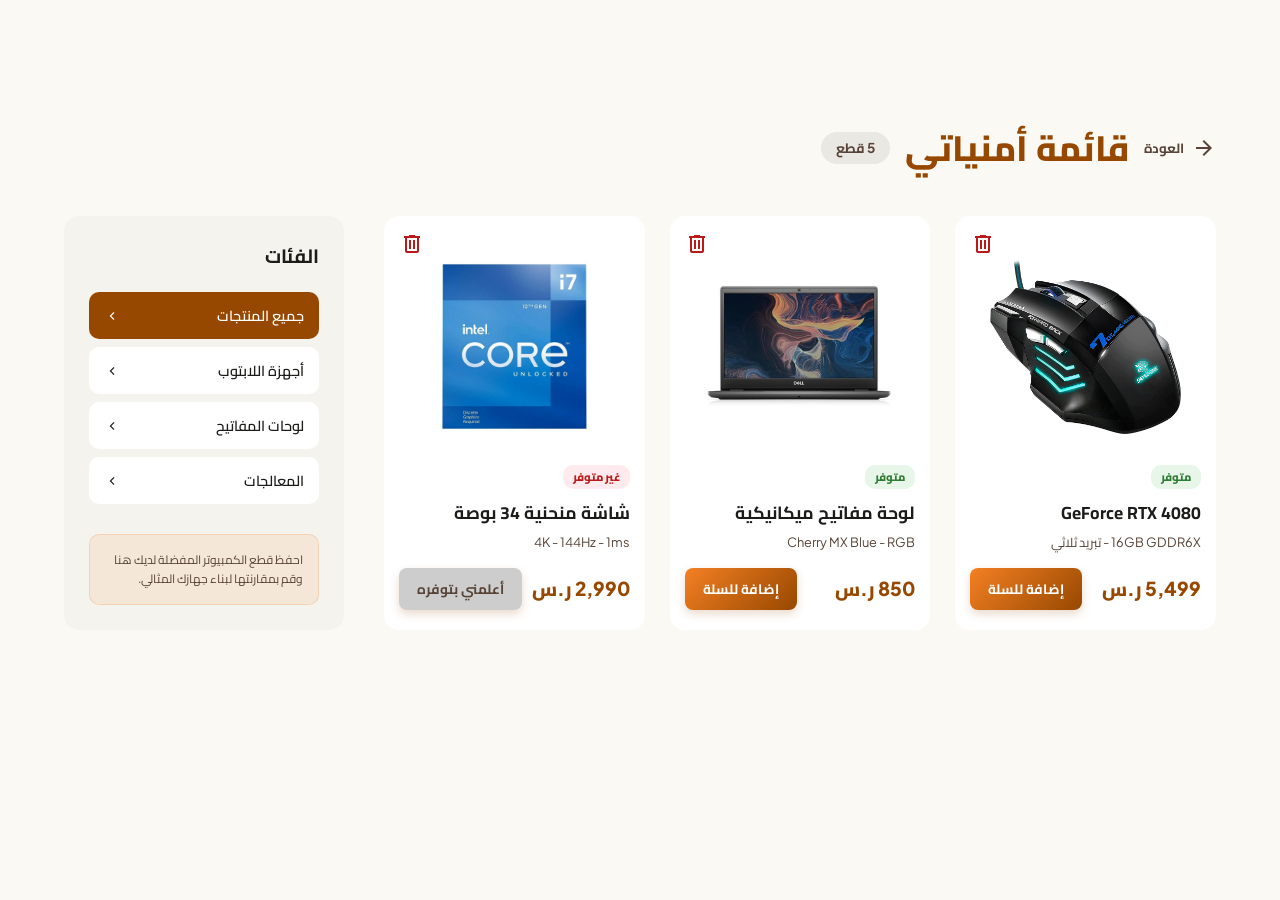
<file: src/favorite_page/html/wishlist.html>
<!DOCTYPE html>
<html dir="rtl" lang="ar">

<head>
    <meta charset="UTF-8">
    <meta name="viewport" content="width=device-width, initial-scale=1.0">
    <title>قائمة أمنياتي - الكنان تك</title>
    <link
        href="https://fonts.googleapis.com/css2?family=Cairo:wght@400;600;700;900&family=Plus+Jakarta+Sans:wght@400;500;600;700&display=swap"
        rel="stylesheet">
    <link href="https://fonts.googleapis.com/css2?family=Material+Symbols+Outlined:wght,FILL@100..700,0..1&display=swap"
        rel="stylesheet">
    <link rel="stylesheet" href="../css/wishlist.css">
</head>

<body>

    <main>
        <div class="page-header">
            <button onclick="goBack()" class="back-btn">
                <span class="material-symbols-outlined">arrow_forward</span>
                 العودة 
            </button>
            <h1>قائمة أمنياتي</h1>
            <span class="item-count">5 قطع</span>
        </div>

        <div class="content-wrapper">
            <div class="wishlist-grid">

                <article class="product-card">
                    <div class="image-container">
                        <img src="../../img/categories_section_accessories.jpg" alt="RTX 4080">
                        <button class="delete-btn">
                            <span class="material-symbols-outlined">delete</span>
                        </button>
                    </div>
                    <div class="product-info">
                        <span class="status-badge in-stock">متوفر</span>
                        <h3>GeForce RTX 4080</h3>
                        <p style="font-size: 0.8rem; color: #574337;">16GB GDDR6X - تبريد ثلاثي</p>
                        <div class="price-row">
                            <span class="price">5,499 ر.س</span>
                            <button class="add-cart-btn">إضافة للسلة</button>
                        </div>
                    </div>
                </article>

                <article class="product-card">
                    <div class="image-container">
                        <img src="../../img/categories_section_laptop.jpg" alt="Keyboard">
                        <button class="delete-btn">
                            <span class="material-symbols-outlined">delete</span>
                        </button>
                    </div>
                    <div class="product-info">
                        <span class="status-badge in-stock">متوفر</span>
                        <h3>لوحة مفاتيح ميكانيكية</h3>
                        <p style="font-size: 0.8rem; color: #574337;">Cherry MX Blue - RGB</p>
                        <div class="price-row">
                            <span class="price">850 ر.س</span>
                            <button class="add-cart-btn">إضافة للسلة</button>
                        </div>
                    </div>
                </article>

                <article class="product-card">
                    <div class="image-container">
                        <img src="../../img/categories_section_processor.webp" alt="Monitor">
                        <button class="delete-btn">
                            <span class="material-symbols-outlined">delete</span>
                        </button>
                    </div>
                    <div class="product-info">
                        <span class="status-badge out-stock">غير متوفر</span>
                        <h3>شاشة منحنية 34 بوصة</h3>
                        <p style="font-size: 0.8rem; color: #574337;">4K - 144Hz - 1ms</p>
                        <div class="price-row">
                            <span class="price">2,990 ر.س</span>
                            <button class="add-cart-btn notify-btn">أعلمني بتوفره</button>
                        </div>
                    </div>
                </article>
            </div>

            <aside class="sidebar">
                <h2>الفئات</h2>
                <ul class="category-list">
                    <li class="active">جميع المنتجات <span class="material-symbols-outlined"
                            style="font-size: 1rem;">chevron_left</span></li>
                    <li>أجهزة اللابتوب <span class="material-symbols-outlined"
                            style="font-size: 1rem;">chevron_left</span></li>
                    <li>لوحات المفاتيح <span class="material-symbols-outlined"
                            style="font-size: 1rem;">chevron_left</span></li>
                    <li>المعالجات <span class="material-symbols-outlined" style="font-size: 1rem;">chevron_left</span>
                    </li>
                </ul>
                <div
                    style="margin-top: 30px; padding: 15px; border-radius: 10px; background: rgba(244, 128, 36, 0.1); border: 1px solid rgba(244, 128, 36, 0.2);">
                    <p style="font-size: 0.75rem; color: #574337;">احفظ قطع الكمبيوتر المفضلة لديك هنا وقم بمقارنتها
                        لبناء جهازك المثالي.</p>
                </div>
            </aside>
        </div>
    </main>

    <script src="../js/wishlist.js"></script>

</body>

</html>
</file>
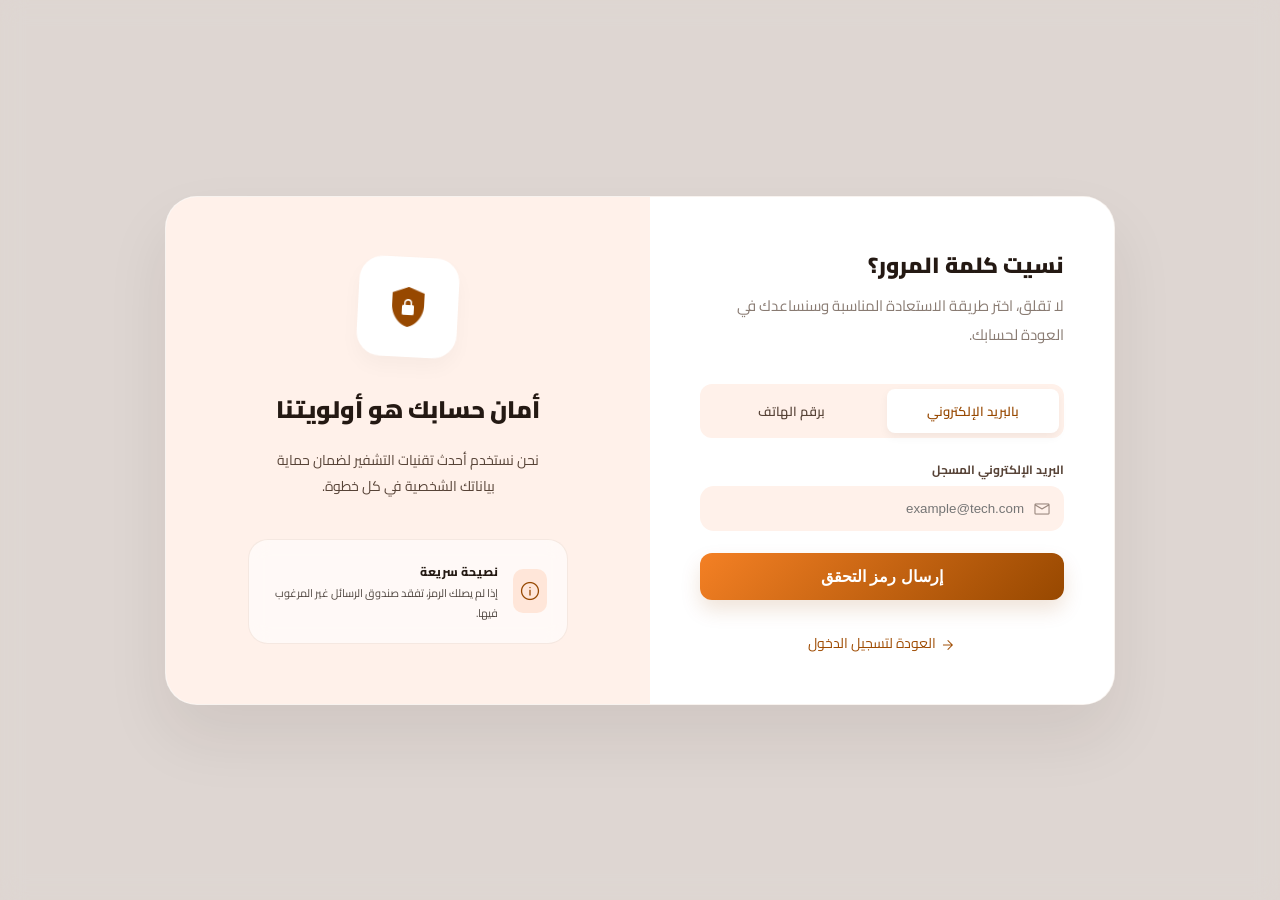
<file: src/login_page/html/forgot_password.html>
<!DOCTYPE html>
<html lang="ar" dir="rtl">

<head>
    <meta charset="UTF-8">
    <meta name="viewport" content="width=device-width, initial-scale=1.0">
    <title>استعادة الحساب | الكنان تك</title>

    <link href="https://fonts.googleapis.com/css2?family=Cairo:wght@400;700;900&display=swap" rel="stylesheet">
    <link href="https://fonts.googleapis.com/css2?family=Material+Symbols+Outlined" rel="stylesheet">
    <link rel="stylesheet" href="../css/auth_layout.css">
    <link rel="stylesheet" href="../css/auth_global.css">
    <link rel="stylesheet" href="../css/auth_buttons.css">
    <link rel="stylesheet" href="../css/auth-elements.css">
    <link rel="stylesheet" href="../css/auth_inputs.css">
</head>

<body>

    <div class="overlay">
        <div class="forgot-card animate-in">

            <div class="forms-section">
                <div class="max-w-md mx-auto w-full">
                    <div class="form-header">
                        <h1>نسيت كلمة المرور؟</h1>
                        <p>لا تقلق، اختر طريقة الاستعادة المناسبة وسنساعدك في العودة لحسابك.</p>
                    </div>

                    <div class="login-options">
                        <button type="button" class="opt-btn active" onclick="switchForgotMethod('email', event)">بالبريد
                            الإلكتروني</button>
                        <button type="button" class="opt-btn" onclick="switchForgotMethod('phone', event)">برقم الهاتف</button>
                    </div>

                    <form id="recoveryForm">
                        <div id="emailForgotGroup" class="input-group">
                            <label>البريد الإلكتروني المسجل</label>
                            <div class="input-wrapper">
                                <span class="material-symbols-outlined prefix-icon">mail</span>
                                <input type="email" placeholder="example@tech.com" required>
                            </div>
                        </div>

                        <div id="phoneForgotGroup" class="input-group hidden">
                            <label>رقم الهاتف المسجل</label>
                            <div class="tel-input">
                                <span class="code">+967</span>
                                <input type="tel" placeholder="777000000" maxlength="9">
                            </div>
                        </div>

                        <button type="submit" class="main-btn">إرسال رمز التحقق</button>
                    </form>

                    <div class="switch-text">
                        <a href="../html/index.html" class="inline-flex items-center gap-2 text-primary font-semibold"
                            style="text-decoration: none;color: #9f4c03;">
                            <span class="material-symbols-outlined"
                                style="vertical-align: middle; font-size: 18px; color: #9f4c03;">arrow_forward</span>
                            العودة لتسجيل الدخول
                        </a>
                    </div>
                </div>
            </div>
            <div class="visual-section">
                <div class="shield-box">
                    <span class="material-symbols-outlined"
                        style="font-size: 48px; color: var(--primary); font-variation-settings: 'FILL' 1;">shield_lock</span>
                </div>
                <h2 style="font-weight: 900; margin-bottom: 15px;">أمان حسابك هو أولويتنا</h2>
                <p style="color: var(--on-surface-variant); font-size: 14px; max-width: 280px;">نحن نستخدم أحدث تقنيات
                    التشفير لضمان حماية بياناتك الشخصية في كل خطوة.</p>

                <div class="tip-card">
                    <span class="material-symbols-outlined"
                        style="color: var(--primary);  background-color: #ffe6d9;align-self: center; padding: 10px 5px; border-radius: 10px;">info</span>
                    <div>
                        <p style="font-size: 12px; font-weight: 800;">نصيحة سريعة</p>
                        <p style="font-size: 11px; opacity: 0.8;">إذا لم يصلك الرمز، تفقد صندوق الرسائل غير المرغوب
                            فيها.</p>
                    </div>
                </div>
            </div>

        </div>
    </div>
    <script src="../js/forgot-password.js"></script>
</body>

</html>
</file>
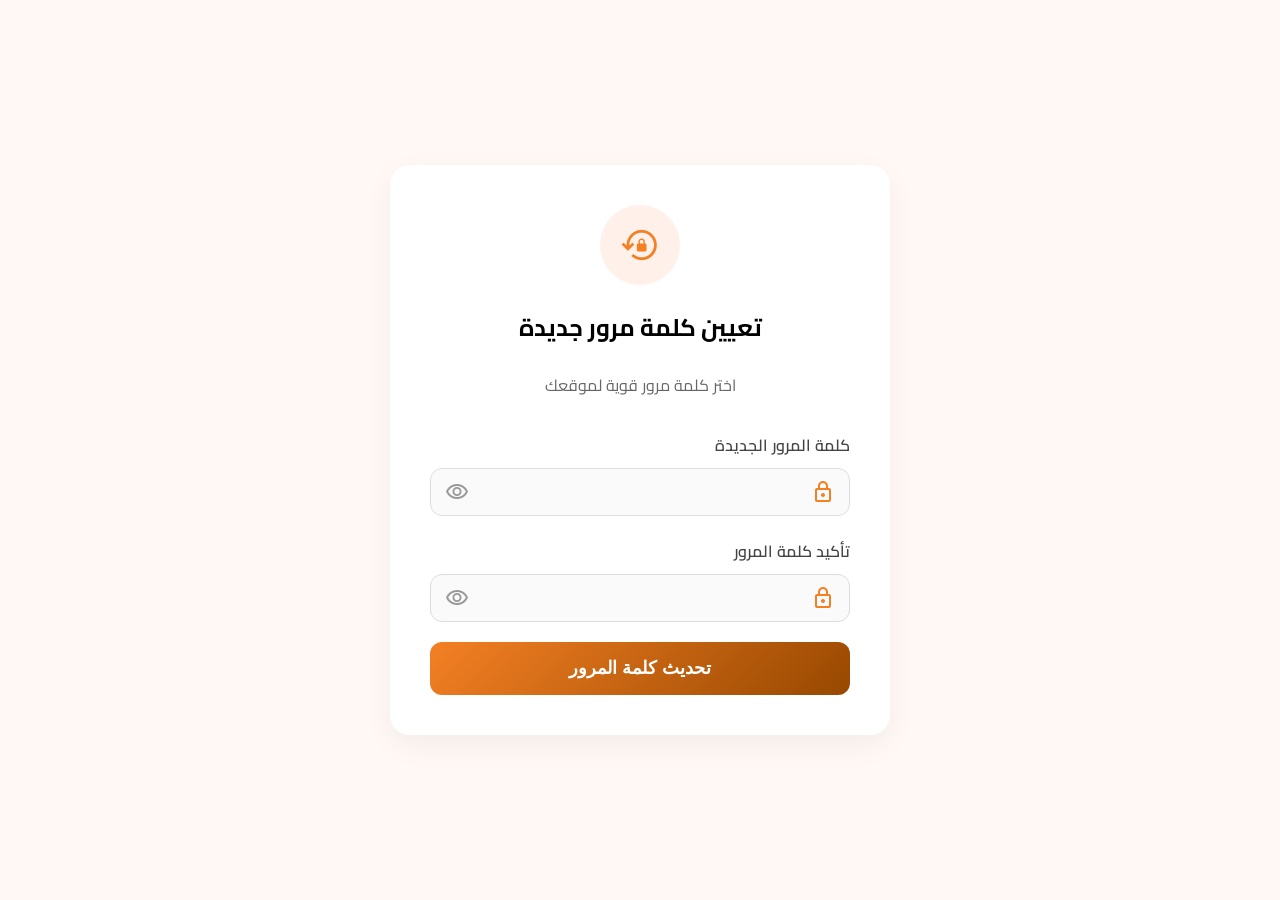
<file: src/login_page/html/reset_password.html>
<!DOCTYPE html>
<html lang="ar" dir="rtl">
<head>
    <meta charset="UTF-8">
    <meta name="viewport" content="width=device-width, initial-scale=1.0">
    <title>تعيين كلمة مرور جديدة | الكنان تك</title>
    <link href="https://fonts.googleapis.com/css2?family=Cairo:wght@400;600;800&display=swap" rel="stylesheet">
    <link rel="stylesheet" href="https://fonts.googleapis.com/css2?family=Material+Symbols+Outlined:opsz,wght,FILL,GRAD@20..48,100..700,0..1,-50..200" />
    <link rel="stylesheet" href="../css/reset_password.css">
</head>
<body>

    <main class="main-content">
        <section class="reset-card">
            <div class="icon-box">
                <span class="material-symbols-outlined" style="font-size: 40px;">lock_reset</span>
            </div>
            <h2>تعيين كلمة مرور جديدة</h2>
            <p style="color: #666; margin-bottom: 30px;">اختر كلمة مرور قوية لموقعك</p>

            <form id="resetForm">
                <div class="input-group">
                    <label>كلمة المرور الجديدة</label>
                    <div class="field-wrapper">
                        <span class="material-symbols-outlined icon-right">lock</span>
                        <input type="password" id="newPass" required>
                        <span class="material-symbols-outlined icon-left" onclick="togglePass('newPass', this)">visibility</span>
                    </div>
                </div>

                <div class="input-group">
                    <label>تأكيد كلمة المرور</label>
                    <div class="field-wrapper">
                        <span class="material-symbols-outlined icon-right">lock</span>
                        <input type="password" id="confirmPass" required>
                        <span class="material-symbols-outlined icon-left" onclick="togglePass('confirmPass', this)">visibility</span>
                    </div>
                </div>

                <button type="submit" class="submit-btn">تحديث كلمة المرور</button>
            </form>
        </section>
    </main>

    <script src="../js/reset_password.js"></script>
</body>
</html>
</file>
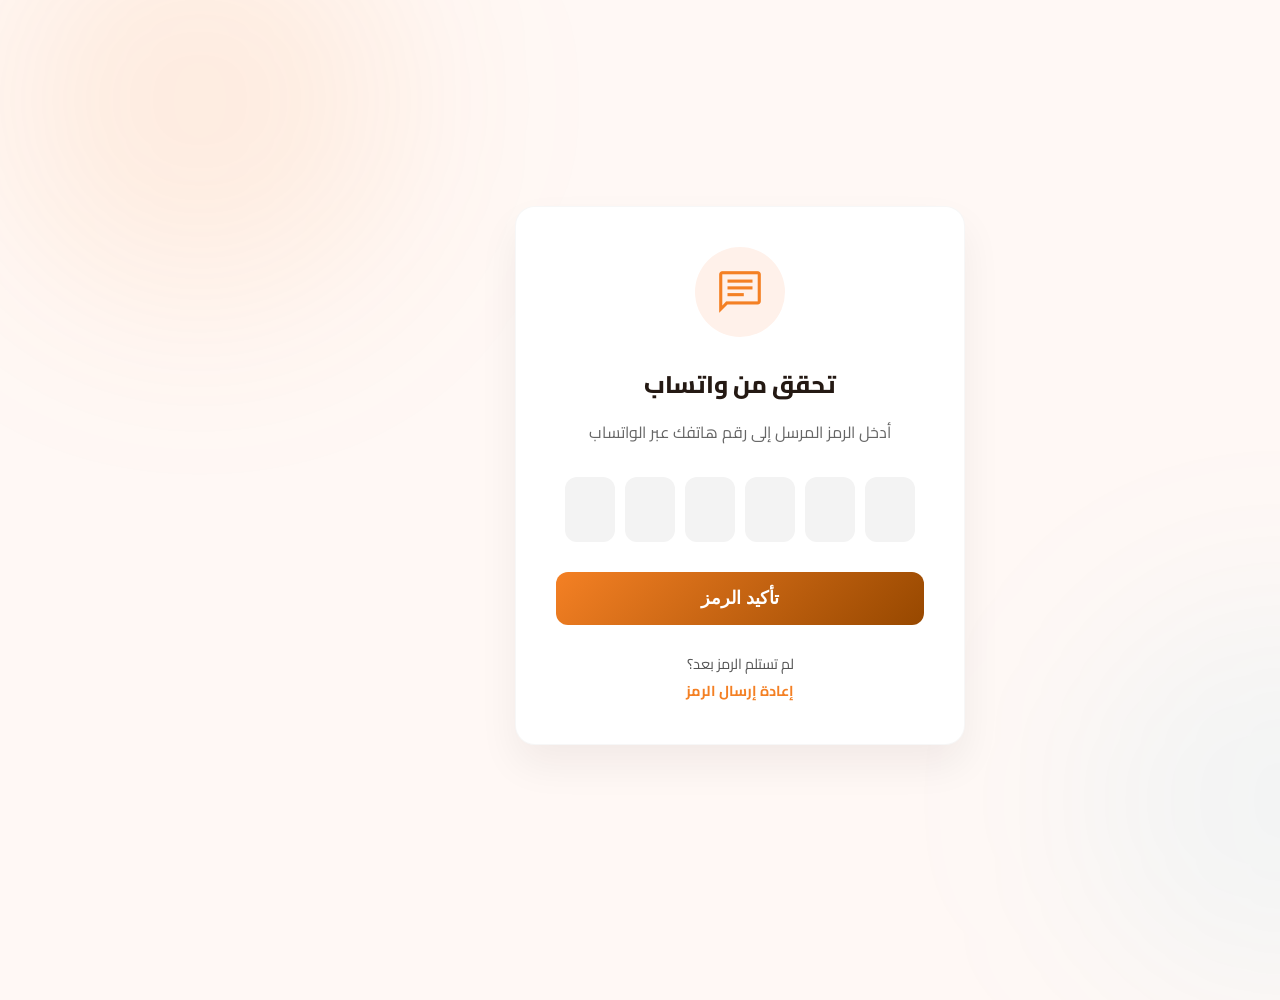
<file: src/login_page/html/verify_code.html>
<!DOCTYPE html>
<html lang="ar" dir="rtl">
<head>
    <meta charset="UTF-8">
    <meta name="viewport" content="width=device-width, initial-scale=1.0">
    <title>Al-Kinan Tech | التحقق من الرمز</title>
    <link rel="stylesheet" href="../css/auth_global.css">
    <link rel="stylesheet" href="../css/auth_layout.css">
    <link rel="stylesheet" href="../css/auth_buttons.css">
    <link rel="stylesheet" href="../css/auth-elements.css">
    <link rel="stylesheet" href="../css/verify_code_global.css">
    <link href="https://fonts.googleapis.com/css2?family=Cairo:wght@300;400;500;600;700;800&display=swap" rel="stylesheet">
    <link rel="stylesheet" href="https://fonts.googleapis.com/css2?family=Material+Symbols+Outlined:opsz,wght,FILL,GRAD@20..48,100..700,0..1,-50..200" />
    
</head>
<body>

<main>
    <div class="blur-bg blur-1"></div>
    <div class="blur-bg blur-2"></div>

    <section class="otp-card">
        <div class="icon-circle">
            <span id="mainIcon" class="material-symbols-outlined" style="font-size: 50px; color:#f48024">shield_person</span>
        </div>
        <h1 id="pageTitle" style="margin-bottom: 10px; font-weight: 800;">التحقق من الرمز</h1>
        <p id="pageDesc" style="color: #666; margin-bottom: 30px;">أدخل الرمز المكون من 6 أرقام المرسل إليك</p>

        <form id="otpForm">
            <div class="otp-group">
                <input class="otp-input" maxlength="1" type="text" inputmode="numeric">
                <input class="otp-input" maxlength="1" type="text" inputmode="numeric">
                <input class="otp-input" maxlength="1" type="text" inputmode="numeric">
                <input class="otp-input" maxlength="1" type="text" inputmode="numeric">
                <input class="otp-input" maxlength="1" type="text" inputmode="numeric">
                <input class="otp-input" maxlength="1" type="text" inputmode="numeric">
            </div>
            <button type="submit" class="btn-confirm">تأكيد الرمز</button>
        </form>
        
        <p style="margin-top: 25px; font-size: 0.9rem; color: #555;">
            لم تستلم الرمز بعد؟ <br>
            <a href="#" style="color: #f48024; font-weight: 700; text-decoration: none;">إعادة إرسال الرمز</a>
        </p>
    </section>
</main>

<script src="../js/verify_code.js"></script>
</body>
</html>
</file>
<file: src/login/auth_layout.css>
.overlay {
        position: fixed;
        inset: 0;
        background: rgba(36, 25, 19, 0.15);
        backdrop-filter: blur(12px);
        display: flex;
        align-items: center;
        justify-content: center;
        z-index: 100;
        padding: 20px;
    }

    /* النافذة المنبثقة */
    .auth-modal {
        background: #ffffff;
        width: 100%;
        max-width: 950px;
        border-radius: 32px;
        border: 1px solid rgba(221, 193, 177, 0.3);
        display: flex;
        overflow: hidden;
        position: relative;
        box-shadow: 0 32px 64px rgba(36, 25, 19, 0.12);
        max-height: 90vh;
        display: flex;
        align-items: stretch;
        /* لضمان تساوي طول القسمين */
    }

    .close-btn {
        position: absolute;
        top: 25px;
        left: 25px;
        color: var(--on-surface-variant);
        background: #f9e4d9;
        width: 35px;
        height: 35px;
        border-radius: 50%;
        display: flex;
        align-items: center;
        justify-content: center;
        text-decoration: none;
        transition: 0.3s;
        z-index: 10;
    }

    .close-btn:hover {
        background: #ffdbc7;
        color: var(--primary);
    }

    /* الفواصل (Divider) */
    .divider {
        position: relative;
        text-align: center;
        margin: 20px 0;
        /* مسافة مضغوطة لتجنب السكرول */
    }

    .divider::before {
        content: "";
        position: absolute;
        top: 50%;
        left: 0;
        width: 100%;
        height: 1px;
        background: var(--outline-variant);
        opacity: 0.3;
    }

    .divider span {
        position: relative;
        background: #ffffff;
        padding: 0 15px;
        font-size: 12px;
        color: #aaa;
    }

    @media (max-width: 768px) {
        .auth-modal {
            flex-direction: column;
            max-width: 100%;
            border-radius: 24px;
        }
    }

    /* الأقسام البصرية الفريدة لصفحة الاستعادة */
    .visual-section {
        flex: 1;
        background-color: #fff1ea;
        padding: 60px;
        display: flex;
        flex-direction: column;
        align-items: center;
        justify-content: center;
        text-align: center;
        position: relative;
    }

    .forgot-card {
        max-width: 950px;
        width: 100%;
        background: #ffffff;
        border-radius: 32px;
        display: flex;
        overflow: hidden;
        box-shadow: 0 32px 64px rgba(36, 25, 19, 0.08);
        border: 1px solid rgba(221, 193, 177, 0.2);
    }

    .shield-box {
        width: 100px;
        height: 100px;
        background: white;
        border-radius: 24px;
        display: flex;
        align-items: center;
        justify-content: center;
        box-shadow: 0 10px 20px rgba(0, 0, 0, 0.03);
        margin-bottom: 30px;
        transform: rotate(3deg);
    }

    .tip-card {
        background: rgba(255, 255, 255, 0.6);
        backdrop-filter: blur(10px);
        padding: 20px;
        border-radius: 20px;
        margin-top: 40px;
        border: 1px solid rgba(221, 193, 177, 0.3);
        display: flex;
        gap: 15px;
        text-align: right;
        max-width: 320px;
    }
</file>
<file: src/login/auth_global.css>
/* الألوان الجديدة من تصميم Stitch */
    :root {
        --bg-surface: #fff8f5;
        --on-surface: #241913;
        --on-surface-variant: #574337;
        --primary: #974800;
        /* البرتقالي الدافئ */
        --primary-gradient: linear-gradient(135deg, #f48024 0%, #974800 100%);
        --surface-container: #ffeadf;
        --outline-variant: #ddc1b1;
    }

    * {
        margin: 0;
        padding: 0;
        box-sizing: border-box;
    }

    body {
        font-family: 'Cairo', sans-serif;
        background-color: var(--bg-surface);
        color: var(--on-surface);
        overflow: hidden;
        height: 100vh;
    }

    .hidden {
        display: none !important;
    }

    .animate-in {
        animation: popUp 0.6s cubic-bezier(0.16, 1, 0.3, 1);
    }

    @keyframes popUp {
        from {
            opacity: 0;
            transform: scale(0.9) translateY(20px);
        }

        to {
            opacity: 1;
            transform: scale(1) translateY(0);
        }
    }
</file>
<file: src/login/auth_feature.css>
/* قسم المميزات - التدرج الرملي */
    .features-section {
        width: 42%;
        background: linear-gradient(135deg, #fff8f5 0%, #fff1ea 100%);
        padding: 50px;
        display: flex;
        flex-direction: column;
        justify-content: space-between;
    }

    .brand h2 {
        color: var(--primary);
        font-weight: 900;
        font-size: 30px;
    }

    .brand span {
        font-size: 31px;
        letter-spacing: 2px;
        color: var(--on-surface);
    }

    .features-list {
        margin-top: 40px;
    }

    .feature-item {
        display: flex;
        gap: 15px;
        margin-bottom: 35px;
    }

    .icon-box {
        width: 60px;
        height: 45px;
        background: #ffdbc7;
        color: var(--primary);
        border-radius: 12px;
        display: flex;
        align-items: center;
        justify-content: center;
        shrink: 0;
    }

    .feature-item h4 {
        font-size: 16px;
        color: var(--on-surface);
        font-weight: 700;
    }

    .feature-item p {
        font-size: 13px;
        color: var(--on-surface-variant);
        line-height: 1.5;
    }

    @media (max-width: 768px) {
        .features-section {
            display: none;
        }
    }
</file>
<file: src/login/auth_bottons.css>
.login-options {
    display: flex;
    gap: 10px;
    margin-bottom: 20px;
    background: #fff1ea;
    padding: 5px;
    border-radius: 12px;
}

.opt-btn {
    flex: 1;
    padding: 10px;
    border: none;
    background: transparent;
    color: var(--on-surface-variant);
    font-family: 'Cairo';
    font-weight: 600;
    font-size: 13px;
    cursor: pointer;
    border-radius: 8px;
    transition: 0.3s;
}

.opt-btn.active {
    background: #ffffff;
    color: var(--primary);
    box-shadow: 0 4px 10px rgba(0, 0, 0, 0.05);
}

.main-btn {
    width: 100%;
    padding: 14px;
    margin-top: 10px;
    background: var(--primary-gradient);
    color: white;
    border: none;
    border-radius: 12px;
    font-weight: 800;
    font-size: 16px;
    cursor: pointer;
    box-shadow: 0 10px 20px rgba(151, 72, 0, 0.15);
    transition: 0.3s;
}

.main-btn:hover {
    transform: translateY(-2px);
    box-shadow: 0 15px 25px rgba(151, 72, 0, 0.25);
}

/* الدخول الاجتماعي */
.social-login {
    display: flex;
    gap: 15px;
    justify-content: center;
    margin-top: 10px;
}

.social-btn {
    width: 45px;
    height: 45px;
    border: 1px solid var(--outline-variant);
    border-radius: 12px;
    background: white;
    cursor: pointer;
    transition: 0.3s;
    display: flex;
    align-items: center;
    justify-content: center;
    color: var(--on-surface-variant);
}

.social-btn:hover {
    background: var(--bg-surface);
    border-color: var(--primary);
    color: var(--primary);
}

/* كلاس التوسعة للزر الرئيسي في الفراغات الكبيرة */
.main-btn.full {
    grid-column: span 2;
}
</file>
<file: src/login/auth-elements.css>
.forms-section {
        flex: 1;
        padding: 30px 50px;
        background: #ffffff;
        display: flex;
        flex-direction: column;
        justify-content: center;
    }

    .form-header {
        margin-bottom: 20px;
        /* قللنا المسافة */
    }

    .form-header h1 {
        font-size: 22px;
        font-weight: 900;
        color: var(--on-surface);
    }

    .form-header p {
        color: var(--on-surface-variant);
        opacity: 0.7;
        font-size: 15px;
        margin-top: 5px;
        margin-bottom: 35px;
    }

    @media (max-width: 768px) {
        .forms-section {
            padding: 40px 25px;
        }
    }

    .switch-text {
        margin-top: 30px;
        text-align: center;
        font-size: 14px;
        color: var(--on-surface-variant);
    }

    .switch-text button {
        background: none;
        border: none;
        color: var(--primary);
        font-weight: 800;
        cursor: pointer;
        text-decoration: underline;
        margin-right: 5px;
    }

    .forgot-link {
        font-size: 11px;
        color: var(--primary);
        text-decoration: none;
        font-weight: bold;
    }

    /* الفواصل (Divider) */
    .divider {
        position: relative;
        text-align: center;
        margin: 20px 0;
    }

    .divider::before {
        content: "";
        position: absolute;
        top: 50%;
        left: 0;
        width: 100%;
        height: 1px;
        background: var(--outline-variant);
        opacity: 0.3;
    }

    .divider span {
        position: relative;
        background: #ffffff;
        padding: 0 15px;
        font-size: 12px;
        color: #aaa;
    }
</file>
<file: src/login/auth_inputs.css>
.input-group {
    margin-bottom: 12px;
}

.label-row {
    display: flex;
    justify-content: space-between;
    align-items: center;
}

.input-group label {
    font-size: 12px;
    font-weight: 700;
    color: var(--on-surface-variant);
    margin-bottom: 5px;
    display: block;
}

.input-group input {
    width: 100%;
    background: #fff1ea;
    border: none;
    padding: 15px;
    border-radius: 14px;
    color: var(--on-surface);
    outline: none;
    transition: 0.3s;
}

.input-group input:focus {
    background: #ffffff;
    box-shadow: 0 0 0 2px #ffdbc7;
}

.tel-input {
    display: flex;
    gap: 8px;
    direction: ltr;
}

.tel-input .code {
    background: #f9e4d9;
    padding: 12px;
    border-radius: 12px;
    font-size: 13px;
    font-weight: bold;
    color: var(--primary);
}

.input-group.full {
    grid-column: span 2;
}

/* تنسيق الحاوية للأيقونة والحقل */
.input-wrapper {
    position: relative;
    display: flex;
    align-items: center;
}

/* أيقونة البداية (يمين) */
.prefix-icon {
    position: absolute;
    right: 12px;
    color: var(--on-surface-variant);
    opacity: 0.6;
    font-size: 20px;
    pointer-events: none;
}

/* تعديل الحقل ليعطي مساحة للأيقونات */
.input-group input {
    padding-right: 40px !important; /* مساحة للأيقونة اليمنى */
    padding-left: 40px !important;  /* مساحة لأيقونة العين اليسرى */
}

/* أيقونة العين (يسار) */
.password-toggle {
    position: absolute;
    left: 12px;
    color: var(--on-surface-variant);
    opacity: 0.6;
    cursor: pointer;
    font-size: 20px;
    transition: 0.3s;
}

.password-toggle:hover {
    opacity: 1;
    color: var(--primary);
}

.material-symbols-outlined {
    font-variation-settings: 'FILL' 0, 'wght' 300, 'GRAD' 0, 'opsz' 20;
    vertical-align: middle;
}
</file>
<file: src/favorite_page/css/wishlist.css>
:root {
            --primary: #974800;
            --primary-orange: #f48024;
            --background: #fbf9f4;
            --surface: #ffffff;
            --text-main: #1b1c19;
            --text-variant: #574337;
            --outline: #ddc1b1;
            --error: #ba1a1a;
            --success: #2e7d32;
            --gradient: linear-gradient(135deg, #f48024 0%, #974800 100%);
        }

        * {
            margin: 0;
            padding: 0;
            box-sizing: border-box;
            font-family: 'Plus Jakarta Sans', 'Cairo', sans-serif;
        }

        body {
            background-color: var(--background);
            color: var(--text-main);
            line-height: 1.6;
        }


        /* Main Layout */
        main {
            padding: 120px 5% 50px;
            max-width: 1400px;
            margin: 0 auto;
        }

        .page-header {
            display: flex;
            align-items: center;
            gap: 15px;
            margin-bottom: 40px;
        }

        .back-btn {
            display: flex;
            align-items: center;
            gap: 8px;
            background: none;
            border: none;
            color: var(--text-variant);
            font-family: 'Cairo', sans-serif;
            font-weight: 700;
            cursor: pointer;
            transition: 0.3s;
        }

        .back-btn:hover {
            color: var(--primary-orange);
            transform: translateX(5px);
            /* حركة خفيفة لليمين */
        }

        .page-header h1 {
            font-family: 'Cairo', sans-serif;
            font-weight: 800;
            font-size: 2.2rem;
            color: var(--primary);
        }

        .item-count {
            background: #eae8e3;
            padding: 5px 15px;
            border-radius: 20px;
            font-size: 0.85rem;
            font-weight: 700;
            color: var(--text-variant);
        }

        .content-wrapper {
            display: grid;
            grid-template-columns: 1fr 280px;
            gap: 40px;
        }

        /* Wishlist Grid */
        .wishlist-grid {
            display: grid;
            grid-template-columns: repeat(auto-fill, minmax(240px, 1fr));
            gap: 25px;
        }

        .product-card {
            background: #ffffff;
            border-radius: 15px;
            padding: 15px;
            position: relative;
            transition: transform 0.3s, background 0.3s;
        }

        .product-card:hover {
            background: #ffffff;
            transform: translateY(-5px);
        }

        /* ضبط حاوية الصورة */
        .image-container {
            width: 100%;
            aspect-ratio: 1 / 1;
            background: #ffffff;
            /* التأكد من الخلفية البيضاء */
            border-radius: 12px;
            overflow: hidden;
            display: flex;
            align-items: center;
            justify-content: center;
            padding: 20px;
            /* مسافة أمان داخلية للصورة */
        }

        /* ضبط الصورة نفسها */
        .image-container img {
            max-width: 100%;
            max-height: 100%;
            object-fit: contain;
            /* أهم سطر: يجعل الصورة تتناسب مع المربع مهما كان حجمها */
            transition: transform 0.3s ease;
        }

        .delete-btn {
            position: absolute;
            top: 10px;
            left: 10px;
            background: rgba(255, 255, 255, 0.9);
            border: none;
            width: 35px;
            height: 35px;
            border-radius: 50%;
            color: var(--error);
            cursor: pointer;
            display: flex;
            align-items: center;
            justify-content: center;
            transition: 0.3s;
        }

        .delete-btn:hover {
            background: var(--error);
            color: white;
        }

        .product-info h3 {
            font-family: 'Cairo', sans-serif;
            font-size: 1.1rem;
            margin-bottom: 5px;
        }

        .status-badge {
            font-size: 0.7rem;
            font-weight: 800;
            padding: 3px 10px;
            border-radius: 10px;
            display: inline-block;
            margin-bottom: 10px;
        }

        .in-stock {
            background: #e8f5e9;
            color: var(--success);
        }

        .out-stock {
            background: #ffebee;
            color: var(--error);
        }

        .price-row {
            display: flex;
            justify-content: space-between;
            align-items: center;
            margin-top: 15px;
        }

        .price {
            font-weight: 800;
            font-size: 1.2rem;
            color: var(--primary);
        }

        .add-cart-btn {
            background: var(--gradient);
            color: white;
            border: none;
            padding: 8px 18px;
            border-radius: 8px;
            font-family: 'Cairo', sans-serif;
            font-weight: 700;
            font-size: 0.85rem;
            cursor: pointer;
            box-shadow: 0 4px 10px rgba(151, 72, 0, 0.2);
            transition: 0.3s;
        }

        .add-cart-btn:hover {
            box-shadow: 0 6px 15px rgba(151, 72, 0, 0.3);
            transform: scale(1.03);
        }

        .notify-btn {
            background: #cdcdcd;
            color: #574337;
            cursor: not-allowed;
        }

        /* Sidebar */
        .sidebar {
            background: #f5f3ee;
            padding: 25px;
            border-radius: 15px;
            height: fit-content;
        }

        .sidebar h2 {
            font-family: 'Cairo', sans-serif;
            font-size: 1.2rem;
            margin-bottom: 20px;
        }

        .category-list {
            list-style: none;
        }

        .category-list li {
            padding: 12px 15px;
            margin-bottom: 8px;
            background: white;
            border-radius: 10px;
            font-size: 0.9rem;
            font-weight: 600;
            display: flex;
            justify-content: space-between;
            align-items: center;
            cursor: pointer;
            transition: 0.3s;
        }

        .category-list li.active {
            background: var(--primary);
            color: white;
        }

        .category-list li:hover:not(.active) {
            background: var(--outline);
        }

        /* Responsive */
        @media (max-width: 1024px) {
            .content-wrapper {
                grid-template-columns: 1fr;
            }

            .sidebar {
                order: -1;
            }
        }
</file>
<file: src/login_page/css/auth_layout.css>
.overlay {
        position: fixed;
        inset: 0;
        background: rgba(36, 25, 19, 0.15);
        backdrop-filter: blur(12px);
        display: flex;
        align-items: center;
        justify-content: center;
        z-index: 100;
        padding: 20px;
    }

    /* النافذة المنبثقة */
    .auth-modal {
        background: #ffffff;
        width: 100%;
        max-width: 950px;
        border-radius: 32px;
        border: 1px solid rgba(221, 193, 177, 0.3);
        display: flex;
        overflow: hidden;
        position: relative;
        box-shadow: 0 32px 64px rgba(36, 25, 19, 0.12);
        max-height: 90vh;
        display: flex;
        align-items: stretch;
        /* لضمان تساوي طول القسمين */
    }

    .close-btn {
        position: absolute;
        top: 25px;
        left: 25px;
        color: var(--on-surface-variant);
        background: #f9e4d9;
        width: 35px;
        height: 35px;
        border-radius: 50%;
        display: flex;
        align-items: center;
        justify-content: center;
        text-decoration: none;
        transition: 0.3s;
        z-index: 10;
    }

    .close-btn:hover {
        background: #ffdbc7;
        color: var(--primary);
    }

    /* الفواصل (Divider) */
    .divider {
        position: relative;
        text-align: center;
        margin: 20px 0;
        /* مسافة مضغوطة لتجنب السكرول */
    }

    .divider::before {
        content: "";
        position: absolute;
        top: 50%;
        left: 0;
        width: 100%;
        height: 1px;
        background: var(--outline-variant);
        opacity: 0.3;
    }

    .divider span {
        position: relative;
        background: #ffffff;
        padding: 0 15px;
        font-size: 12px;
        color: #aaa;
    }

    @media (max-width: 768px) {
        .auth-modal {
            flex-direction: column;
            max-width: 100%;
            border-radius: 24px;
        }
    }

    /* الأقسام البصرية الفريدة لصفحة الاستعادة */
    .visual-section {
        flex: 1;
        background-color: #fff1ea;
        padding: 60px;
        display: flex;
        flex-direction: column;
        align-items: center;
        justify-content: center;
        text-align: center;
        position: relative;
    }

    .forgot-card {
        max-width: 950px;
        width: 100%;
        background: #ffffff;
        border-radius: 32px;
        display: flex;
        overflow: hidden;
        box-shadow: 0 32px 64px rgba(36, 25, 19, 0.08);
        border: 1px solid rgba(221, 193, 177, 0.2);
    }

    .shield-box {
        width: 100px;
        height: 100px;
        background: white;
        border-radius: 24px;
        display: flex;
        align-items: center;
        justify-content: center;
        box-shadow: 0 10px 20px rgba(0, 0, 0, 0.03);
        margin-bottom: 30px;
        transform: rotate(3deg);
    }

    .tip-card {
        background: rgba(255, 255, 255, 0.6);
        backdrop-filter: blur(10px);
        padding: 20px;
        border-radius: 20px;
        margin-top: 40px;
        border: 1px solid rgba(221, 193, 177, 0.3);
        display: flex;
        gap: 15px;
        text-align: right;
        max-width: 320px;
    }

    /* الخلفية والدوائر الملونة */
.blur-bg {
    position: absolute;
    width: 400px;
    height: 400px;
    border-radius: 50%;
    filter: blur(100px);
    z-index: -1;
}

.blur-1 {
    top: -100px;
    left: -100px;
    background: rgba(244, 128, 36, 0.1);
}

.blur-2 {
    bottom: -100px;
    right: -100px;
    background: rgba(0, 170, 237, 0.05);
}

/* تخطيط المحتوى الرئيسي */
main {
    flex-grow: 1;
    display: flex;
    align-items: center;
    justify-content: center;
    padding: 100px 20px 50px;
    position: relative;
}
</file>
<file: src/login_page/css/auth_global.css>
/* الألوان الجديدة من تصميم Stitch */
    :root {
        --bg-surface: #fff8f5;
        --on-surface: #241913;
        --on-surface-variant: #574337;
        --primary: #974800;
        /* البرتقالي الدافئ */
        --primary-gradient: linear-gradient(135deg, #f48024 0%, #974800 100%);
        --surface-container: #ffeadf;
        --outline-variant: #ddc1b1;
    }

    * {
        margin: 0;
        padding: 0;
        box-sizing: border-box;
    }

    body {
        font-family: 'Cairo', sans-serif;
        background-color: var(--bg-surface);
        color: var(--on-surface);
        overflow: hidden;
        height: 100vh;
    }

    .hidden {
        display: none !important;
    }

    .animate-in {
        animation: popUp 0.6s cubic-bezier(0.16, 1, 0.3, 1);
    }

    @keyframes popUp {
        from {
            opacity: 0;
            transform: scale(0.9) translateY(20px);
        }

        to {
            opacity: 1;
            transform: scale(1) translateY(0);
        }
    }
</file>
<file: src/login_page/css/auth_feature.css>
/* قسم المميزات - التدرج الرملي */
    .features-section {
        width: 42%;
        background: linear-gradient(135deg, #fff8f5 0%, #fff1ea 100%);
        padding: 50px;
        display: flex;
        flex-direction: column;
        justify-content: space-between;
    }

    .brand h2 {
        color: var(--primary);
        font-weight: 900;
        font-size: 30px;
    }

    .brand span {
        font-size: 31px;
        letter-spacing: 2px;
        color: var(--on-surface);
    }

    .features-list {
        margin-top: 40px;
    }

    .feature-item {
        display: flex;
        gap: 15px;
        margin-bottom: 35px;
    }

    .icon-box {
        width: 60px;
        height: 45px;
        background: #ffdbc7;
        color: var(--primary);
        border-radius: 12px;
        display: flex;
        align-items: center;
        justify-content: center;
        shrink: 0;
    }

    .feature-item h4 {
        font-size: 16px;
        color: var(--on-surface);
        font-weight: 700;
    }

    .feature-item p {
        font-size: 13px;
        color: var(--on-surface-variant);
        line-height: 1.5;
    }

    @media (max-width: 768px) {
        .features-section {
            display: none;
        }
    }
</file>
<file: src/login_page/css/auth_buttons.css>
.login-options {
    display: flex;
    gap: 10px;
    margin-bottom: 20px;
    background: #fff1ea;
    padding: 5px;
    border-radius: 12px;
}

.opt-btn {
    flex: 1;
    padding: 10px;
    border: none;
    background: transparent;
    color: var(--on-surface-variant);
    font-family: 'Cairo';
    font-weight: 600;
    font-size: 13px;
    cursor: pointer;
    border-radius: 8px;
    transition: 0.3s;
}

.opt-btn.active {
    background: #ffffff;
    color: var(--primary);
    box-shadow: 0 4px 10px rgba(0, 0, 0, 0.05);
}

.main-btn {
    width: 100%;
    padding: 14px;
    margin-top: 10px;
    background: var(--primary-gradient);
    color: white;
    border: none;
    border-radius: 12px;
    font-weight: 800;
    font-size: 16px;
    cursor: pointer;
    box-shadow: 0 10px 20px rgba(151, 72, 0, 0.15);
    transition: 0.3s;
}

.main-btn:hover {
    transform: translateY(-2px);
    box-shadow: 0 15px 25px rgba(151, 72, 0, 0.25);
}

/* الدخول الاجتماعي */
.social-login {
    display: flex;
    gap: 15px;
    justify-content: center;
    margin-top: 10px;
}

.social-btn {
    width: 45px;
    height: 45px;
    border: 1px solid var(--outline-variant);
    border-radius: 12px;
    background: white;
    cursor: pointer;
    transition: 0.3s;
    display: flex;
    align-items: center;
    justify-content: center;
    color: var(--on-surface-variant);
}

.social-btn:hover {
    background: var(--bg-surface);
    border-color: var(--primary);
    color: var(--primary);
}

/* كلاس التوسعة للزر الرئيسي في الفراغات الكبيرة */
.main-btn.full {
    grid-column: span 2;
}

/* الزر المتدرج الاحترافي */
.btn-confirm {
    width: 100%;
    padding: 16px;
    border: none;
    border-radius: 12px;
    background: linear-gradient(135deg, #f48024, #974800);
    color: white;
    font-weight: 700;
    font-size: 1.1rem;
    cursor: pointer;
    transition: transform 0.2s;
}

.btn-confirm:hover {
    opacity: 0.9;
}

.btn-confirm:active {
    transform: scale(0.98);
}
</file>
<file: src/login_page/css/auth-elements.css>
.forms-section {
        flex: 1;
        padding: 30px 50px;
        background: #ffffff;
        display: flex;
        flex-direction: column;
        justify-content: center;
    }

    .form-header {
        margin-bottom: 20px;
        /* قللنا المسافة */
    }

    .form-header h1 {
        font-size: 22px;
        font-weight: 900;
        color: var(--on-surface);
    }

    .form-header p {
        color: var(--on-surface-variant);
        opacity: 0.7;
        font-size: 15px;
        margin-top: 5px;
        margin-bottom: 35px;
    }

    @media (max-width: 768px) {
        .forms-section {
            padding: 40px 25px;
        }
    }

    .switch-text {
        margin-top: 30px;
        text-align: center;
        font-size: 14px;
        color: var(--on-surface-variant);
    }

    .switch-text button {
        background: none;
        border: none;
        color: var(--primary);
        font-weight: 800;
        cursor: pointer;
        text-decoration: underline;
        margin-right: 5px;
    }

    .forgot-link {
        font-size: 11px;
        color: var(--primary);
        text-decoration: none;
        font-weight: bold;
    }

    /* الفواصل (Divider) */
    .divider {
        position: relative;
        text-align: center;
        margin: 20px 0;
    }

    .divider::before {
        content: "";
        position: absolute;
        top: 50%;
        left: 0;
        width: 100%;
        height: 1px;
        background: var(--outline-variant);
        opacity: 0.3;
    }

    .divider span {
        position: relative;
        background: #ffffff;
        padding: 0 15px;
        font-size: 12px;
        color: #aaa;
    }

    /* البطاقة البيضاء المركزية */
.otp-card {
    background: var(--surface-card, #ffffff);
    padding: 40px;
    border-radius: 20px;
    box-shadow: 0 20px 40px rgba(36, 25, 19, 0.06);
    width: 100%;
    max-width: 450px;
    text-align: center;
    border: 1px solid rgba(0,0,0,0.03);
}

/* الدائرة الخاصة بالأيقونة */
.icon-circle {
    width: 90px;
    height: 90px;
    background: #fff1ea;
    border-radius: 50%;
    display: flex;
    align-items: center;
    justify-content: center;
    margin: 0 auto 25px;
}

/* تنسيق خانات الأرقام الستة */
.otp-group {
    display: flex;
    gap: 10px;
    justify-content: center;
    direction: ltr; /* مهم جداً للأرقام */
    margin: 30px 0;
}

.otp-input {
    width: 50px;
    height: 65px;
    text-align: center;
    font-size: 1.5rem;
    font-weight: 800;
    border-radius: 12px;
    border: 2px solid transparent;
    background: #f3f3f3;
    transition: all 0.3s;
}

.otp-input:focus {
    border-color: var(--primary-orange, #f48024);
    background: #fff;
    outline: none;
    box-shadow: 0 0 10px rgba(244, 128, 36, 0.2);
}
</file>
<file: src/login_page/css/auth_inputs.css>
.input-group {
    margin-bottom: 12px;
}

.label-row {
    display: flex;
    justify-content: space-between;
    align-items: center;
}

.input-group label {
    font-size: 12px;
    font-weight: 700;
    color: var(--on-surface-variant);
    margin-bottom: 5px;
    display: block;
}

.input-group input {
    width: 100%;
    background: #fff1ea;
    border: none;
    padding: 15px;
    border-radius: 14px;
    color: var(--on-surface);
    outline: none;
    transition: 0.3s;
}

.input-group input:focus {
    background: #ffffff;
    box-shadow: 0 0 0 2px #ffdbc7;
}

.tel-input {
    display: flex;
    gap: 8px;
    direction: ltr;
}

.tel-input .code {
    background: #f9e4d9;
    padding: 12px;
    border-radius: 12px;
    font-size: 13px;
    font-weight: bold;
    color: var(--primary);
}

.input-group.full {
    grid-column: span 2;
}

/* تنسيق الحاوية للأيقونة والحقل */
.input-wrapper {
    position: relative;
    display: flex;
    align-items: center;
}

/* أيقونة البداية (يمين) */
.prefix-icon {
    position: absolute;
    right: 12px;
    color: var(--on-surface-variant);
    opacity: 0.6;
    font-size: 20px;
    pointer-events: none;
}

/* تعديل الحقل ليعطي مساحة للأيقونات */
.input-group input {
    padding-right: 40px !important; /* مساحة للأيقونة اليمنى */
    padding-left: 40px !important;  /* مساحة لأيقونة العين اليسرى */
}

/* أيقونة العين (يسار) */
.password-toggle {
    position: absolute;
    left: 12px;
    color: var(--on-surface-variant);
    opacity: 0.6;
    cursor: pointer;
    font-size: 20px;
    transition: 0.3s;
}

.password-toggle:hover {
    opacity: 1;
    color: var(--primary);
}

.material-symbols-outlined {
    font-variation-settings: 'FILL' 0, 'wght' 300, 'GRAD' 0, 'opsz' 20;
    vertical-align: middle;
}
</file>
<file: src/product_details_page/css/global.css>
:root {
    --primary: #974800;
    --primary-orange: #f48024;
    --primary-bg-alt: #fcf6ec;
    --bg-body: #fbf9f4;
    --surface: #ffffff;
    --surface-alt: #f5f3ee;
    --text-main: #1b1c19;
    --text-variant: #574337;
    --outline: #ddc1b1;
    --success: #2e7d32;
    --success-bg: #e8f5e9;
    --shadow-subtle: 0 4px 12px rgba(138, 114, 100, 0.04);
    --shadow: 0 12px 32px rgba(138, 114, 100, 0.08);
    --gradient: linear-gradient(135deg, #f48024 0%, #974800 100%);
}

* { margin: 0; padding: 0; box-sizing: border-box; font-family: 'Cairo', sans-serif; }
body { background-color: var(--bg-body); color: var(--text-main); }
.container { max-width: 1200px; margin: 0 auto; padding: 0 20px; }

/* Header */
.main-header { background: var(--surface); padding: 20px 0; border-bottom: 1px solid #e4e2dd; margin-bottom: 30px; }
.nav-flex { display: flex; justify-content: space-between; align-items: center; }
.logo { font-size: 24px; font-weight: 800; }
.logo span { color: var(--primary-orange); }
.icon-btn { cursor: pointer; margin-right: 15px; color: var(--primary); }

/* Icons & Stars */
.material-symbols-outlined.fill { font-variation-settings: 'FILL' 1; }
.stars.yellow { color: #ffb300; }
</file>
<file: src/product_details_page/css/product_hero.css>
/* Product Hero */
.product-hero {
    display: grid;
    grid-template-columns: 1fr 1.2fr;
    gap: 50px;
    margin-bottom: 50px;
}

.main-image-wrapper {
    background: white;
    border-radius: 20px;
    padding: 40px;
    box-shadow: var(--shadow);
    position: relative;
    text-align: center;
}

.main-image-wrapper img {
    max-width: 100%;
    height: auto;
}

.badge-new {
    position: absolute;
    top: 20px;
    right: 20px;
    background: var(--primary-orange);
    color: white;
    padding: 5px 15px;
    border-radius: 20px;
    font-weight: 700;
    font-size: 12px;
}

.thumb-grid {
    display: grid;
    grid-template-columns: repeat(4, 1fr);
    gap: 15px;
    margin-top: 20px;
}

.thumb {
    background: white;
    padding: 10px;
    border-radius: 10px;
    border: 2px solid transparent;
    cursor: pointer;
}

.thumb.active {
    border-color: var(--primary-orange);
}

.thumb img {
    width: 100%;
    border-radius: 5px;
}

/* Info */
.brand-label {
    color: var(--primary-orange);
    font-weight: 700;
    font-size: 12px;
    margin-bottom: 5px;
}

.rating-row {
    display: flex;
    align-items: center;
    gap: 10px;
    margin-bottom: 20px;
}

.price {
    font-size: 36px;
    font-weight: 800;
    color: var(--primary);
    margin: 20px 0;
}

.short-specs {
    list-style: none;
    border-top: 1px solid #eee;
    padding-top: 20px;
}

.short-specs li {
    display: flex;
    align-items: center;
    gap: 10px;
    font-size: 14px;
    color: var(--text-variant);
    margin-bottom: 10px;
}

.bullet {
    width: 6px;
    height: 6px;
    background: var(--primary-orange);
    border-radius: 50%;
}

/* Buttons */
.action-area {
    display: flex;
    gap: 15px;
    margin-top: 30px;
}

.qty-box {
    display: flex;
    align-items: center;
    background: #eee;
    border-radius: 10px;
    padding: 5px 15px;
}

.qty-box button {
    background: none;
    border: none;
    font-size: 20px;
    cursor: pointer;
    padding: 0 10px;
}

#qty-val {
    font-weight: 700;
    min-width: 20px;
    text-align: center;
}

.btn-main {
    flex: 1;
    background: var(--gradient);
    color: white;
    border: none;
    padding: 15px;
    border-radius: 12px;
    font-weight: 700;
    cursor: pointer;
    display: flex;
    align-items: center;
    justify-content: center;
    gap: 10px;
    box-shadow: 0 4px 15px rgba(151, 72, 0, 0.2);
    transition: all 0.3s cubic-bezier(0.4, 0, 0.2, 1);
}

.btn-main:hover {
    transform: translateY(-3px);
    box-shadow: 0 8px 25px rgba(151, 72, 0, 0.35);
    filter: brightness(1.1);
}

.btn-main:active {
    transform: translateY(-1px);
}

.btn-main span {
    transition: transform 0.3s ease;
}

.btn-main:hover span {
    transform: scale(1.2) rotate(-10deg);
}
</file>
<file: src/product_details_page/css/tabs_reviews.css>
/* Tabs */
.tabs-section {
    margin-top: 60px;
}

.tab-nav {
    display: flex;
    border-bottom: 1px solid #ddd;
    margin-bottom: 30px;
}

.tab-btn {
    padding: 15px 30px;
    cursor: pointer;
    font-weight: 700;
    color: var(--text-variant);
    border-bottom: 3px solid transparent;
}

.tab-btn.active {
    color: var(--primary);
    border-bottom-color: var(--primary);
}

.tab-pane {
    display: none;
}

.tab-pane.active {
    display: block;
}

.specs-table {
    width: 100%;
    border-collapse: collapse;
    background: white;
    border-radius: 15px;
    overflow: hidden;
    box-shadow: var(--shadow);
}

.specs-table td {
    padding: 20px;
    border-bottom: 1px solid #f5f5f5;
    font-size: 14px;
}

.spec-label {
    background: #f9f7f2;
    font-weight: 700;
    width: 30%;
    color: var(--text-main);
}

.spec-value {
    color: var(--text-variant);
}

/* --- REVIEWS SECTION --- */
.review-layout {
    display: flex;
    gap: 40px;
    background: white;
    padding: 30px;
    border-radius: 15px;
    margin-bottom: 30px;
    align-items: center;
    box-shadow: var(--shadow-subtle);
}

.average-box {
    text-align: center;
    border-left: 1px solid #eee;
    padding-left: 40px;
    min-width: 150px;
}

.score {
    font-size: 48px;
    color: var(--primary);
}

.btn-review-write {
    display: flex;
    align-items: center;
    justify-content: center;
    gap: 8px;
    width: 100%;
    background-color: var(--primary-bg-alt);
    color: var(--primary);
    border: 2px solid var(--outline);
    padding: 10px;
    border-radius: 8px;
    font-weight: 700;
    font-size: 14px;
    cursor: pointer;
    transition: 0.3s;
    margin-top: 15px;
}

.btn-review-write:hover {
    background-color: #fcebd2;
    border-color: var(--primary-orange);
    color: var(--primary-orange);
}

.bars-container {
    flex-grow: 1;
    display: flex;
    flex-direction: column;
    gap: 10px;
}

.bar-row {
    display: flex;
    align-items: center;
    gap: 15px;
    font-size: 13px;
    color: var(--text-variant);
}

.bar {
    flex-grow: 1;
    height: 10px;
    background: #f0f0f0;
    border-radius: 10px;
    overflow: hidden;
}

.bar .fill {
    height: 100%;
    background: var(--primary-orange);
}

.hidden-form {
    background: #fdfaf5;
    padding: 25px;
    border-radius: 15px;
    margin-top: 20px;
    display: none;
    border: 1px dashed var(--outline);
}

.hidden-form textarea {
    width: 100%;
    height: 100px;
    padding: 15px;
    border-radius: 10px;
    border: 1px solid var(--outline);
    margin: 15px 0;
    font-family: 'Cairo';
}

.reviews-list {
    display: flex;
    flex-direction: column;
    gap: 20px;
}

.review-card {
    background: white;
    padding: 20px;
    border-radius: 15px;
    border: 1px solid #f0f0f0;
    transition: 0.3s;
}

.review-card:hover {
    border-color: var(--primary-orange);
    box-shadow: var(--shadow-subtle);
}

.review-header {
    display: flex;
    justify-content: space-between;
    align-items: start;
    margin-bottom: 15px;
}

.user-info {
    display: flex;
    align-items: center;
    gap: 12px;
}

.user-avatar {
    width: 44px;
    height: 44px;
    background: var(--surface-alt);
    border-radius: 50%;
    display: flex;
    align-items: center;
    justify-content: center;
    font-weight: 800;
    font-size: 18px;
    color: var(--primary);
    border: 1px solid #e4e2dd;
}

.user-name {
    font-size: 15px;
    font-weight: 700;
    color: var(--text-main);
}

.verified-tag {
    font-size: 12px;
    color: var(--success);
    font-weight: 700;
    background-color: var(--success-bg);
    padding: 2px 8px;
    border-radius: 10px;
    display: inline-block;
    margin-top: 2px;
}

.review-date {
    font-size: 12px;
    color: #999;
}

.review-text {
    font-size: 14px;
    color: var(--text-variant);
    line-height: 1.8;
    margin-top: 10px;
}
</file>
<file: src/product_details_page/css/related_cards.css>
/* --- RELATED PRODUCTS - WISHLIST STYLE --- */
.related-section {
    margin-top: 80px;
    padding-bottom: 50px;
}

.section-header {
    display: flex;
    justify-content: space-between;
    align-items: end;
    margin-bottom: 30px;
}

.view-all {
    display: flex;
    align-items: center;
    gap: 5px;
    color: var(--primary);
    font-weight: 700;
    text-decoration: none;
    font-size: 14px;
}

.view-all .material-symbols-outlined {
    font-size: 18px;
}

.grid-cards.wishlist-style {
    display: grid;
    grid-template-columns: repeat(auto-fill, minmax(220px, 1fr));
    gap: 25px;
}

.product-card {
    background: var(--surface-alt);
    border-radius: 15px;
    padding: 15px;
    text-align: right;
    transition: transform 0.3s, box-shadow 0.3s;
    display: flex;
    flex-direction: column;
    gap: 15px;
}

.product-card:hover {
    transform: translateY(-5px);
    box-shadow: var(--shadow);
}

.image-container {
    position: relative;
    background: white;
    border-radius: 12px;
    padding: 10px;
    width: 100%;
    aspect-ratio: 1/1;
    display: flex;
    align-items: center;
    justify-content: center;
    overflow: hidden;
}

.image-container img {
    max-width: 100%;
    max-height: 100%;
    object-fit: contain;
}

.btn-wishlist {
    position: absolute;
    top: 10px;
    left: 10px;
    border: none;
    background: rgba(255, 255, 255, 0.8);
    width: 35px;
    height: 35px;
    border-radius: 50%;
    color: var(--primary-orange);
    cursor: pointer;
    transition: 0.3s;
}

.btn-wishlist:hover {
    background: var(--primary-orange);
    color: white;
}

.card-info {
    flex-grow: 1;
    display: flex;
    flex-direction: column;
    gap: 10px;
}

.status-badge {
    font-size: 11px;
    font-weight: 800;
    padding: 4px 10px;
    border-radius: 10px;
    display: inline-block;
    width: fit-content;
}

.status-badge.in-stock {
    background: var(--success-bg);
    color: var(--success);
}

.product-card h3 {
    font-size: 16px;
    font-weight: 700;
    color: var(--text-main);
}

.product-card .card-price {
    font-size: 18px;
    font-weight: 800;
    color: var(--primary);
    margin: 0;
}

.card-actions {
    margin-top: auto;
}

.btn-add-cart {
    width: 100%;
    padding: 12px;
    border: none;
    background: var(--gradient);
    color: white;
    border-radius: 8px;
    font-weight: 700;
    cursor: pointer;
    transition: 0.3s;
}

.btn-add-cart:hover {
    box-shadow: 0 4px 15px rgba(151, 72, 0, 0.3);
}
</file>
<file: src/login_page/css/verify_code_global.css>
:root {
    --primary-orange: #f48024;
    --bg-orange-light: #fff8f5;
    --surface-card: #ffffff;
}

body {
    font-family: 'Cairo', sans-serif;
    background-color: var(--bg-orange-light);
    margin: 0;
    display: flex;
    flex-direction: column;
    min-height: 100vh;
    overflow-x: hidden;
}
</file>
